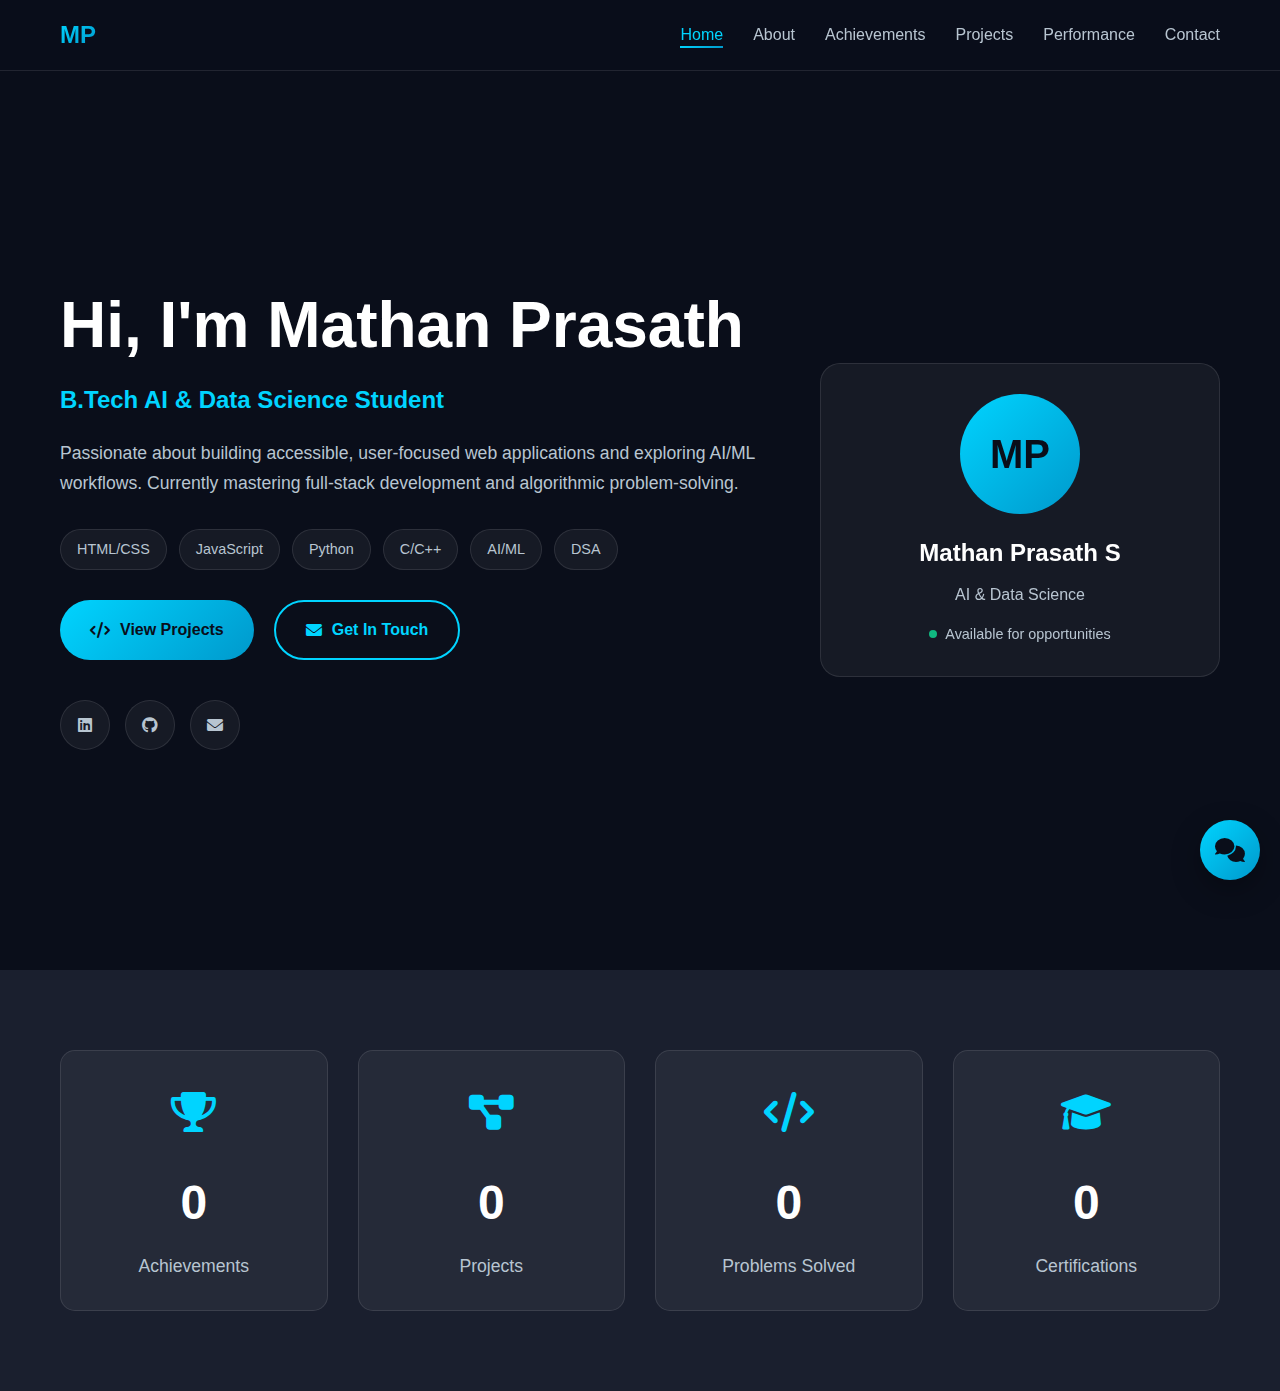
<file: index.html>
<!DOCTYPE html>
<html lang="en">
<head>
    <meta charset="UTF-8">
    <meta name="viewport" content="width=device-width, initial-scale=1.0">
    <title>Mathan Prasath - Portfolio</title>
    <link rel="stylesheet" href="styles.css">
    <link href="https://cdnjs.cloudflare.com/ajax/libs/font-awesome/6.0.0/css/all.min.css" rel="stylesheet">
</head>
<body>
    <nav class="navbar">
        <div class="nav-container">
            <div class="nav-logo">
                <span class="logo-text">MP</span>
            </div>
            <ul class="nav-menu">
                <li><a href="index.html" class="nav-link active">Home</a></li>
                <li><a href="about.html" class="nav-link">About</a></li>
                <li><a href="achievements.html" class="nav-link">Achievements</a></li>
                <li><a href="projects.html" class="nav-link">Projects</a></li>
                <li><a href="performance.html" class="nav-link">Performance</a></li>
                <li><a href="contact.html" class="nav-link">Contact</a></li>
            </ul>
            <div class="hamburger">
                <span></span>
                <span></span>
                <span></span>
            </div>
        </div>
    </nav>

    <main class="home-main">
        <div class="hero-section">
            <div class="hero-content">
                <div class="hero-text">
                    <h1 class="hero-title">
                        Hi, I'm Mathan Prasath
                    </h1>
                    <p class="hero-subtitle">B.Tech AI & Data Science Student</p>
                    <p class="hero-description">
                        Passionate about building accessible, user-focused web applications 
                        and exploring AI/ML workflows. Currently mastering full-stack development 
                        and algorithmic problem-solving.
                    </p>
                    
                    <div class="hero-skills">
                        <span class="skill-tag">HTML/CSS</span>
                        <span class="skill-tag">JavaScript</span>
                        <span class="skill-tag">Python</span>
                        <span class="skill-tag">C/C++</span>
                        <span class="skill-tag">AI/ML</span>
                        <span class="skill-tag">DSA</span>
                    </div>

                    <div class="hero-buttons">
                        <a href="projects.html" class="btn btn-primary">
                            <i class="fas fa-code"></i> View Projects
                        </a>
                        <a href="contact.html" class="btn btn-secondary">
                            <i class="fas fa-envelope"></i> Get In Touch
                        </a>
                    </div>

                    <div class="social-links">
                        <a href="https://www.linkedin.com/in/mathan-prasath-mp-1866a0333" target="_blank" class="social-link">
                            <i class="fab fa-linkedin"></i>
                        </a>
                        <a href="#" class="social-link">
                            <i class="fab fa-github"></i>
                        </a>
                        <a href="mailto:mathanprasath.s2024aids@sece.ac.in" class="social-link">
                            <i class="fas fa-envelope"></i>
                        </a>
                    </div>
                </div>

                <div class="hero-visual">
                    <div class="profile-card">
                        <div class="profile-image">
                            <div class="profile-placeholder">MP</div>
                        </div>
                        <div class="profile-info">
                            <h3>Mathan Prasath S</h3>
                            <p>AI & Data Science</p>
                            <div class="status-indicator">
                                <span class="status-dot"></span>
                                Available for opportunities
                            </div>
                        </div>
                    </div>
                </div>
            </div>
        </div>

        <section class="quick-stats">
            <div class="container">
                <div class="stats-grid">
                    <div class="stat-card">
                        <div class="stat-icon">
                            <i class="fas fa-trophy"></i>
                        </div>
                        <div class="stat-number" data-count="2">0</div>
                        <div class="stat-label">Achievements</div>
                    </div>
                    <div class="stat-card">
                        <div class="stat-icon">
                            <i class="fas fa-project-diagram"></i>
                        </div>
                        <div class="stat-number" data-count="5">0</div>
                        <div class="stat-label">Projects</div>
                    </div>
                    <div class="stat-card">
                        <div class="stat-icon">
                            <i class="fas fa-code"></i>
                        </div>
                        <div class="stat-number" data-count="250">0</div>
                        <div class="stat-label">Problems Solved</div>
                    </div>
                    <div class="stat-card">
                        <div class="stat-icon">
                            <i class="fas fa-graduation-cap"></i>
                        </div>
                        <div class="stat-number" data-count="3">0</div>
                        <div class="stat-label">Certifications</div>
                    </div>
                </div>
            </div>
        </section>
    </main>

    <!-- Chatbot Integration -->
    <div id="chatbot-container">
        <div id="chatbot-toggle">
            <i class="fas fa-comments"></i>
        </div>
        <div id="chatbot-widget" style="display: none;">
            <div id="chatbot-header">
                <span>Chat with Mathan</span>
                <button id="chatbot-close"><i class="fas fa-times"></i></button>
            </div>
            <div id="chatbot-content">
                <div class="chat-messages" id="chat-messages"></div>
                <div class="chat-input-container">
                    <input type="text" id="chat-input" placeholder="Type your message..." />
                    <button id="send-btn"><i class="fas fa-paper-plane"></i></button>
                </div>
            </div>
        </div>
    </div>

    <script>
        document.addEventListener('DOMContentLoaded', function() {
            const chatbotToggle = document.getElementById('chatbot-toggle');
            const chatbotWidget = document.getElementById('chatbot-widget');
            const chatbotClose = document.getElementById('chatbot-close');
            const chatInput = document.getElementById('chat-input');
            const sendBtn = document.getElementById('send-btn');
            const chatMessages = document.getElementById('chat-messages');
            
            chatbotToggle.addEventListener('click', () => {
                chatbotWidget.style.display = chatbotWidget.style.display === 'none' ? 'block' : 'none';
                if (chatbotWidget.style.display === 'block' && chatMessages.children.length === 0) {
                    addMessage('Hi! Ask me about Mathan\'s projects, skills, or experience!', 'bot');
                }
            });
            
            chatbotClose.addEventListener('click', () => {
                chatbotWidget.style.display = 'none';
            });
            
            function addMessage(text, sender) {
                const message = document.createElement('div');
                message.className = `message ${sender}-message`;
                message.textContent = text;
                chatMessages.appendChild(message);
                chatMessages.scrollTop = chatMessages.scrollHeight;
            }
            
            function sendMessage() {
                const text = chatInput.value.trim();
                if (!text) return;
                
                addMessage(text, 'user');
                chatInput.value = '';
                
                setTimeout(() => {
                    const responses = {
                        'hello': 'Hello! How can I help you learn more about Mathan?',
                        'projects': 'Mathan has worked on LINKLIFE (healthcare platform), voice-enabled blogging, and interactive web applications.',
                        'skills': 'Mathan is skilled in JavaScript, HTML/CSS, Python, C/C++, and AI/ML concepts. He\'s solved 250+ coding problems!',
                        'contact': 'You can reach Mathan at mathanprasath.s2024aids@sece.ac.in or connect on LinkedIn!',
                        'achievements': 'Mathan won Createathon 2K25 and was a top 5 finalist in Freshathon out of 100+ teams!'
                    };
                    
                    const lowerText = text.toLowerCase();
                    let response = 'I can help you learn about Mathan\'s projects, skills, achievements, or contact info. What would you like to know?';
                    
                    for (const [key, value] of Object.entries(responses)) {
                        if (lowerText.includes(key)) {
                            response = value;
                            break;
                        }
                    }
                    
                    addMessage(response, 'bot');
                }, 1000);
            }
            
            sendBtn.addEventListener('click', sendMessage);
            chatInput.addEventListener('keypress', (e) => {
                if (e.key === 'Enter') sendMessage();
            });
        });
    </script>
</body>
</html>
</file>
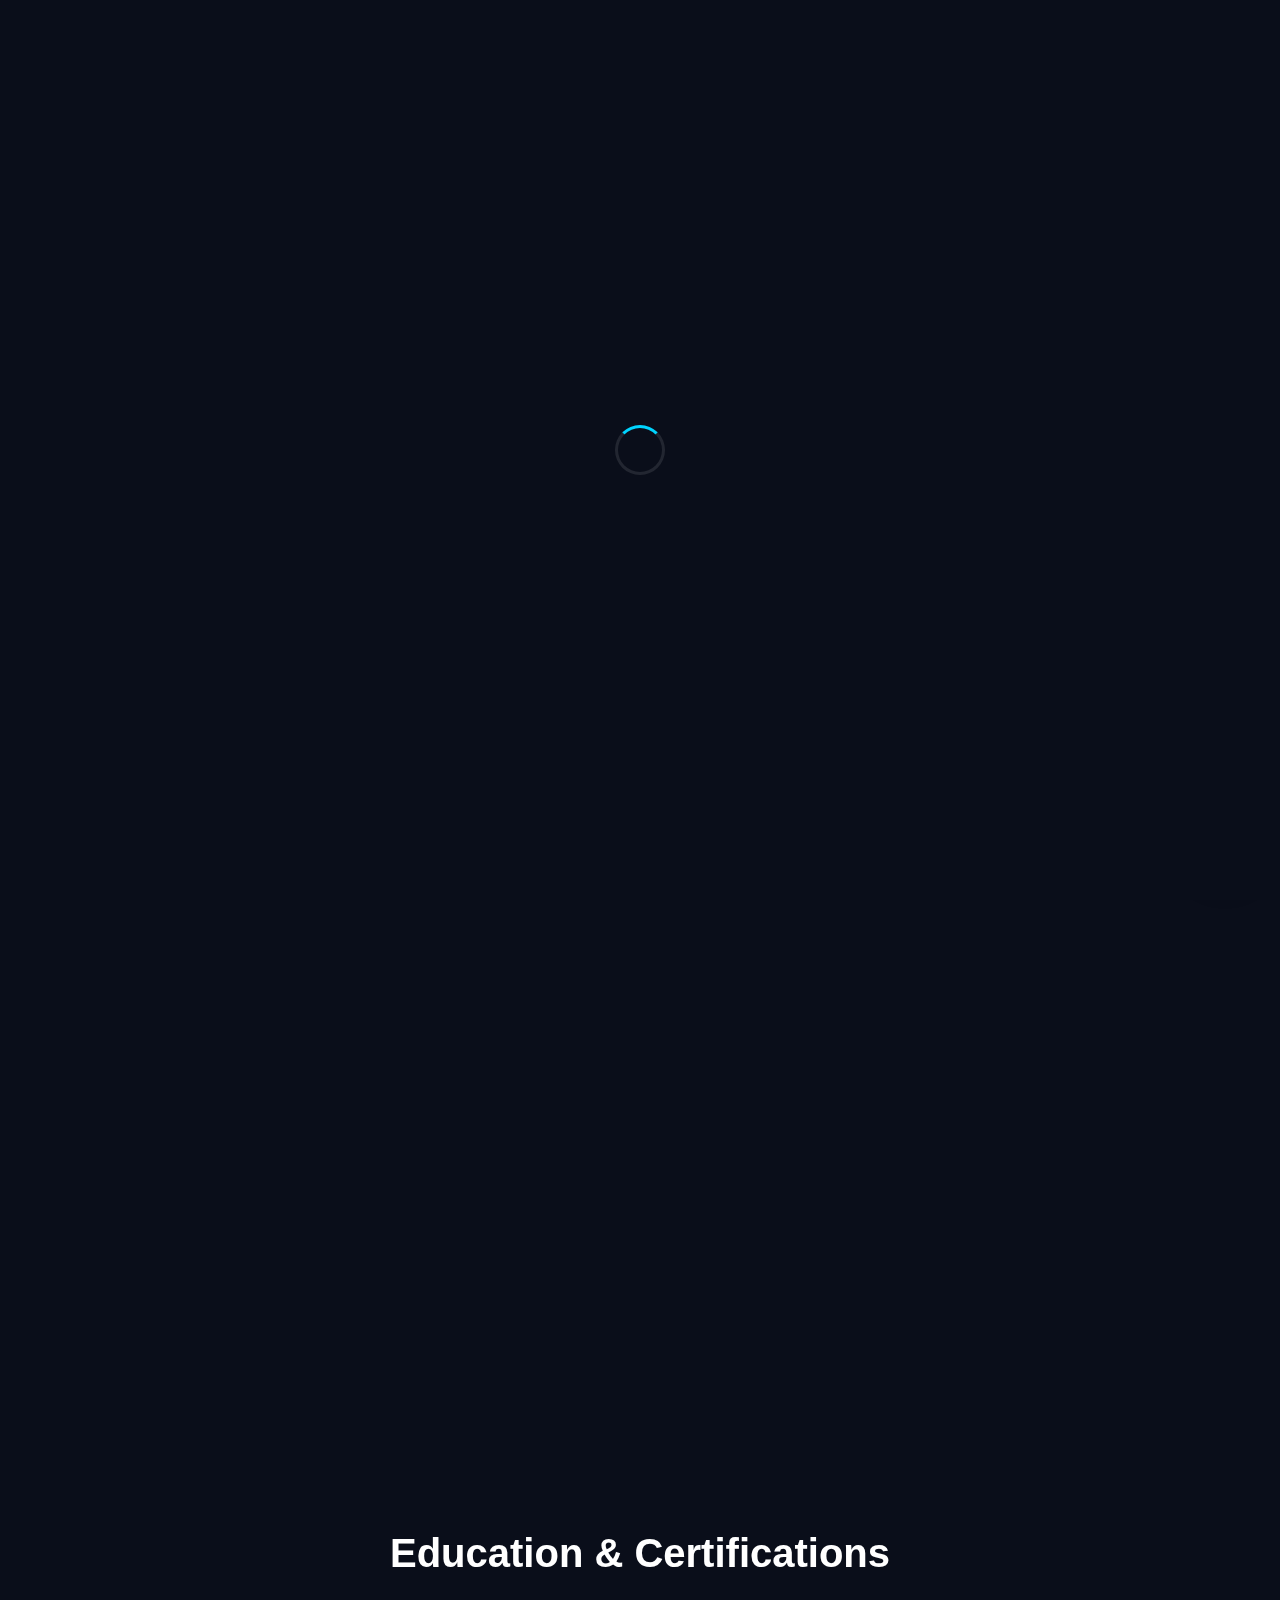
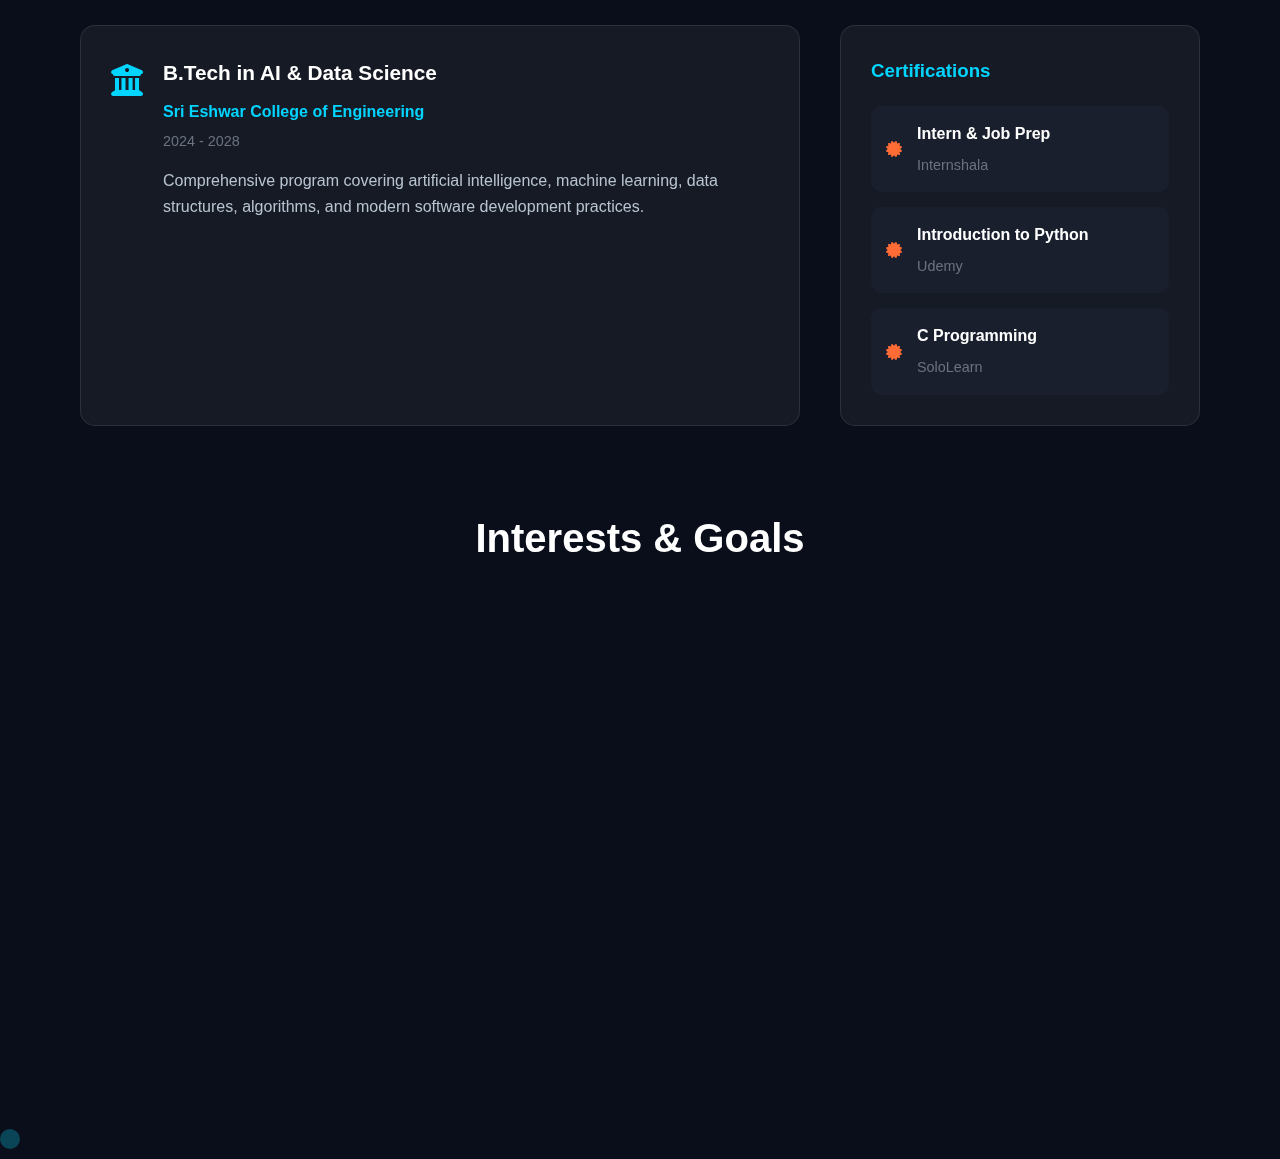
<file: about.html>
<!DOCTYPE html>
<html lang="en">
<head>
    <meta charset="UTF-8">
    <meta name="viewport" content="width=device-width, initial-scale=1.0">
    <title>About - Mathan Prasath</title>
    <link rel="stylesheet" href="styles.css">
    <link href="https://cdnjs.cloudflare.com/ajax/libs/font-awesome/6.0.0/css/all.min.css" rel="stylesheet">
</head>
<body>
    <nav class="navbar">
        <div class="nav-container">
            <div class="nav-logo">
                <span class="logo-text">MP</span>
            </div>
            <ul class="nav-menu">
                <li><a href="index.html" class="nav-link">Home</a></li>
                <li><a href="about.html" class="nav-link active">About</a></li>
                <li><a href="achievements.html" class="nav-link">Achievements</a></li>
                <li><a href="projects.html" class="nav-link">Projects</a></li>
                <li><a href="performance.html" class="nav-link">Performance</a></li>
                <li><a href="contact.html" class="nav-link">Contact</a></li>
            </ul>
            <div class="hamburger">
                <span></span>
                <span></span>
                <span></span>
            </div>
        </div>
    </nav>

    <main class="about-main">
        <div class="container">
            <div class="page-header">
                <h1 class="page-title">About Me</h1>
                <p class="page-subtitle">Get to know more about my journey and skills</p>
            </div>

            <div class="about-content">
                <div class="about-intro">
                    <div class="intro-text">
                        <h2>Hello! I'm Mathan Prasath</h2>
                        <p>
                            I am currently pursuing B.Tech in Artificial Intelligence & Data Science (2024–2028) 
                            at Sri Eshwar College of Engineering. My passion lies in creating innovative web 
                            applications that prioritize usability and accessibility.
                        </p>
                        <p>
                            I enjoy building responsive interfaces with voice-enabled features and am constantly 
                            improving my programming skills through platforms like SkillRack and LeetCode. 
                            My goal is to bridge the gap between AI technology and user-friendly applications.
                        </p>
                    </div>
                    <div class="intro-image">
                        <div class="about-profile">
                            <div class="profile-bg">MP</div>
                        </div>
                    </div>
                </div>

                <div class="skills-section">
                    <h2>Technical Skills</h2>
                    <div class="skills-grid">
                        <div class="skill-category">
                            <h3><i class="fas fa-code"></i> Programming Languages</h3>
                            <div class="skill-items">
                                <div class="skill-item">
                                    <span class="skill-name">C/C++</span>
                                    <div class="skill-bar">
                                        <div class="skill-progress" data-width="85%"></div>
                                    </div>
                                </div>
                                <div class="skill-item">
                                    <span class="skill-name">JavaScript</span>
                                    <div class="skill-bar">
                                        <div class="skill-progress" data-width="80%"></div>
                                    </div>
                                </div>
                                <div class="skill-item">
                                    <span class="skill-name">Python</span>
                                    <div class="skill-bar">
                                        <div class="skill-progress" data-width="70%"></div>
                                    </div>
                                </div>
                            </div>
                        </div>

                        <div class="skill-category">
                            <h3><i class="fas fa-globe"></i> Web Technologies</h3>
                            <div class="skill-items">
                                <div class="skill-item">
                                    <span class="skill-name">HTML/CSS</span>
                                    <div class="skill-bar">
                                        <div class="skill-progress" data-width="90%"></div>
                                    </div>
                                </div>
                                <div class="skill-item">
                                    <span class="skill-name">Responsive Design</span>
                                    <div class="skill-bar">
                                        <div class="skill-progress" data-width="85%"></div>
                                    </div>
                                </div>
                                <div class="skill-item">
                                    <span class="skill-name">Voice Integration</span>
                                    <div class="skill-bar">
                                        <div class="skill-progress" data-width="75%"></div>
                                    </div>
                                </div>
                            </div>
                        </div>

                        <div class="skill-category">
                            <h3><i class="fas fa-tools"></i> Tools & Technologies</h3>
                            <div class="tool-tags">
                                <span class="tool-tag">VS Code</span>
                                <span class="tool-tag">Git/GitHub</span>
                                <span class="tool-tag">Jupyter Notebook</span>
                                <span class="tool-tag">Canva</span>
                                <span class="tool-tag">Blender</span>
                                <span class="tool-tag">Excel</span>
                                <span class="tool-tag">PowerPoint</span>
                            </div>
                        </div>
                    </div>
                </div>

                <div class="education-section">
                    <h2>Education & Certifications</h2>
                    <div class="education-grid">
                        <div class="education-card">
                            <div class="edu-icon">
                                <i class="fas fa-university"></i>
                            </div>
                            <div class="edu-content">
                                <h3>B.Tech in AI & Data Science</h3>
                                <p class="edu-institution">Sri Eshwar College of Engineering</p>
                                <p class="edu-duration">2024 - 2028</p>
                                <p class="edu-description">
                                    Comprehensive program covering artificial intelligence, machine learning, 
                                    data structures, algorithms, and modern software development practices.
                                </p>
                            </div>
                        </div>

                        <div class="certifications">
                            <h3>Certifications</h3>
                            <div class="cert-list">
                                <div class="cert-item">
                                    <i class="fas fa-certificate"></i>
                                    <div>
                                        <strong>Intern & Job Prep</strong>
                                        <span>Internshala</span>
                                    </div>
                                </div>
                                <div class="cert-item">
                                    <i class="fas fa-certificate"></i>
                                    <div>
                                        <strong>Introduction to Python</strong>
                                        <span>Udemy</span>
                                    </div>
                                </div>
                                <div class="cert-item">
                                    <i class="fas fa-certificate"></i>
                                    <div>
                                        <strong>C Programming</strong>
                                        <span>SoloLearn</span>
                                    </div>
                                </div>
                            </div>
                        </div>
                    </div>
                </div>

                <div class="interests-section">
                    <h2>Interests & Goals</h2>
                    <div class="interests-grid">
                        <div class="interest-card">
                            <i class="fas fa-brain"></i>
                            <h3>AI & Machine Learning</h3>
                            <p>Exploring neural networks, deep learning, and their practical applications in web development.</p>
                        </div>
                        <div class="interest-card">
                            <i class="fas fa-universal-access"></i>
                            <h3>Web Accessibility</h3>
                            <p>Creating inclusive web experiences with voice navigation and assistive technologies.</p>
                        </div>
                        <div class="interest-card">
                            <i class="fas fa-mobile-alt"></i>
                            <h3>Responsive Design</h3>
                            <p>Building seamless user experiences across all devices and screen sizes.</p>
                        </div>
                        <div class="interest-card">
                            <i class="fas fa-puzzle-piece"></i>
                            <h3>Problem Solving</h3>
                            <p>Continuously improving algorithmic thinking through competitive programming platforms.</p>
                        </div>
                    </div>
                </div>
            </div>
        </div>
    </main>

    <script src="script.js"></script>
</body>
</html>
</file>
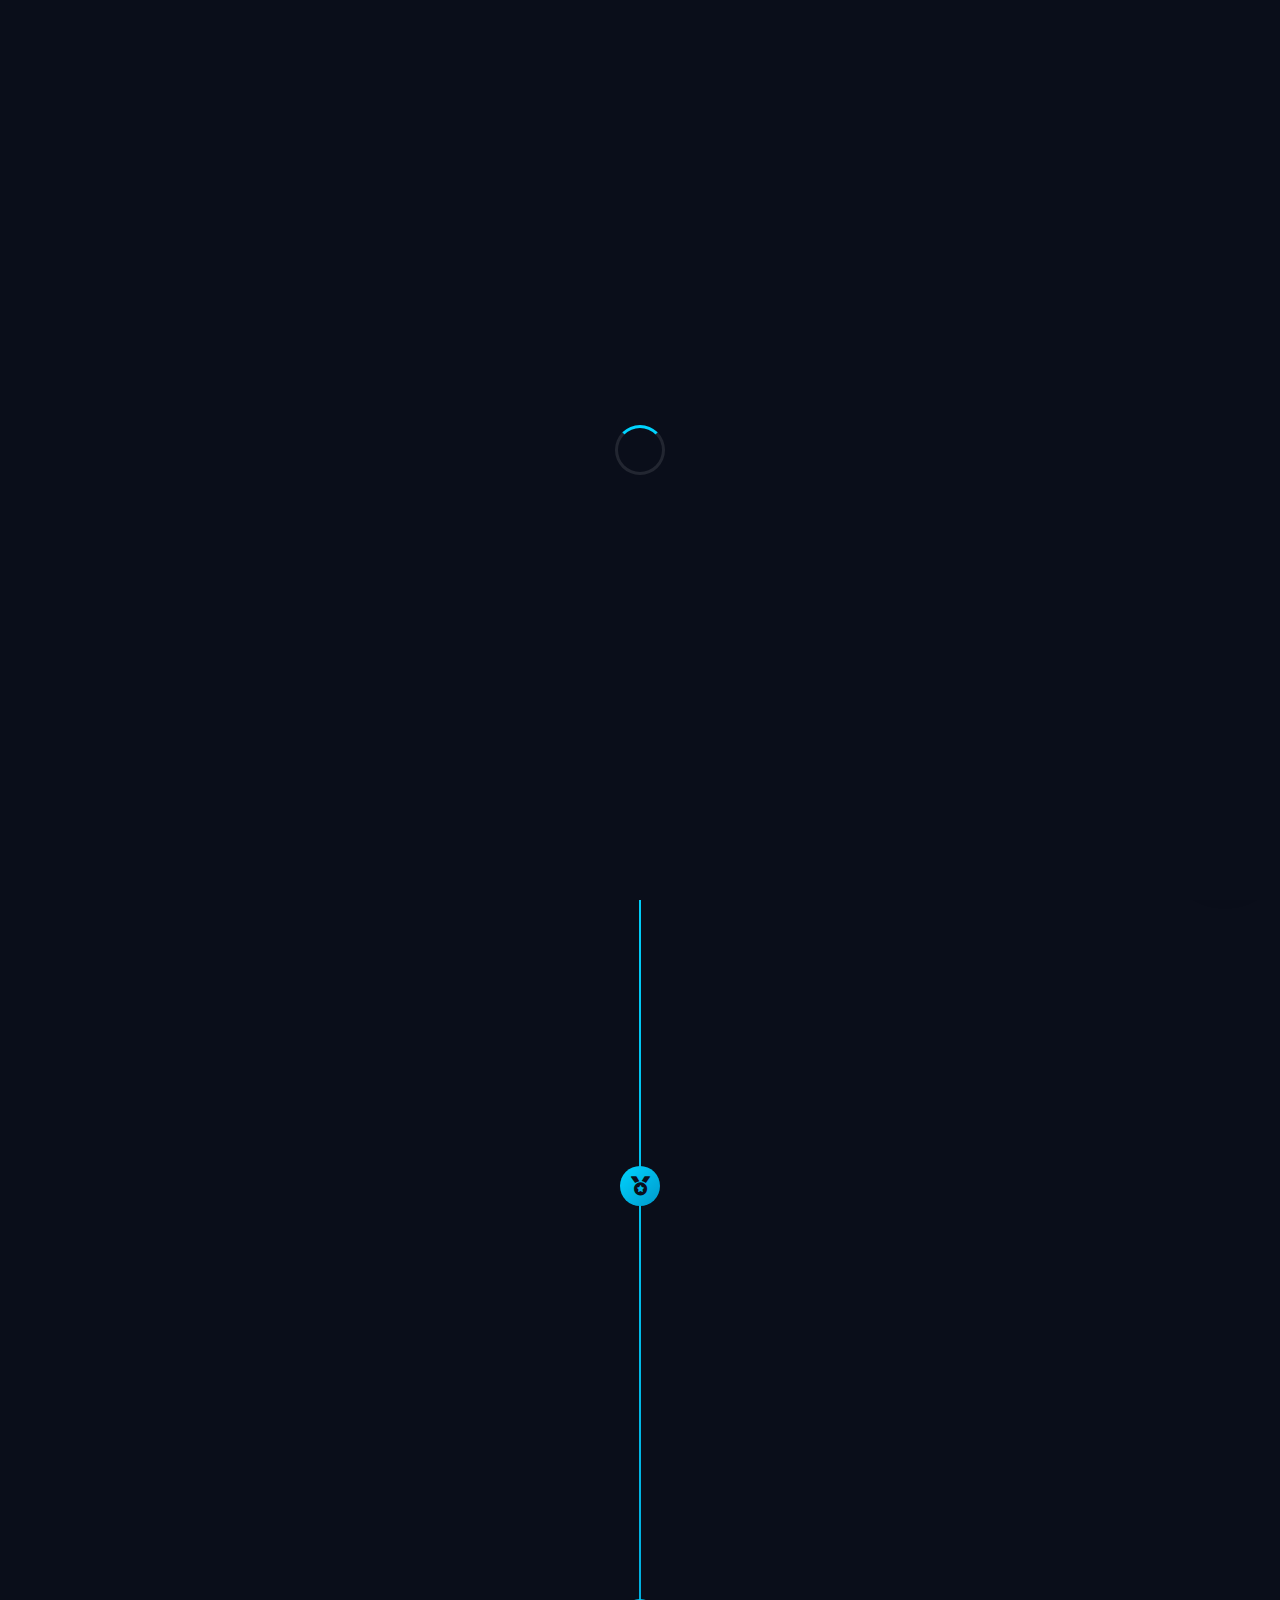
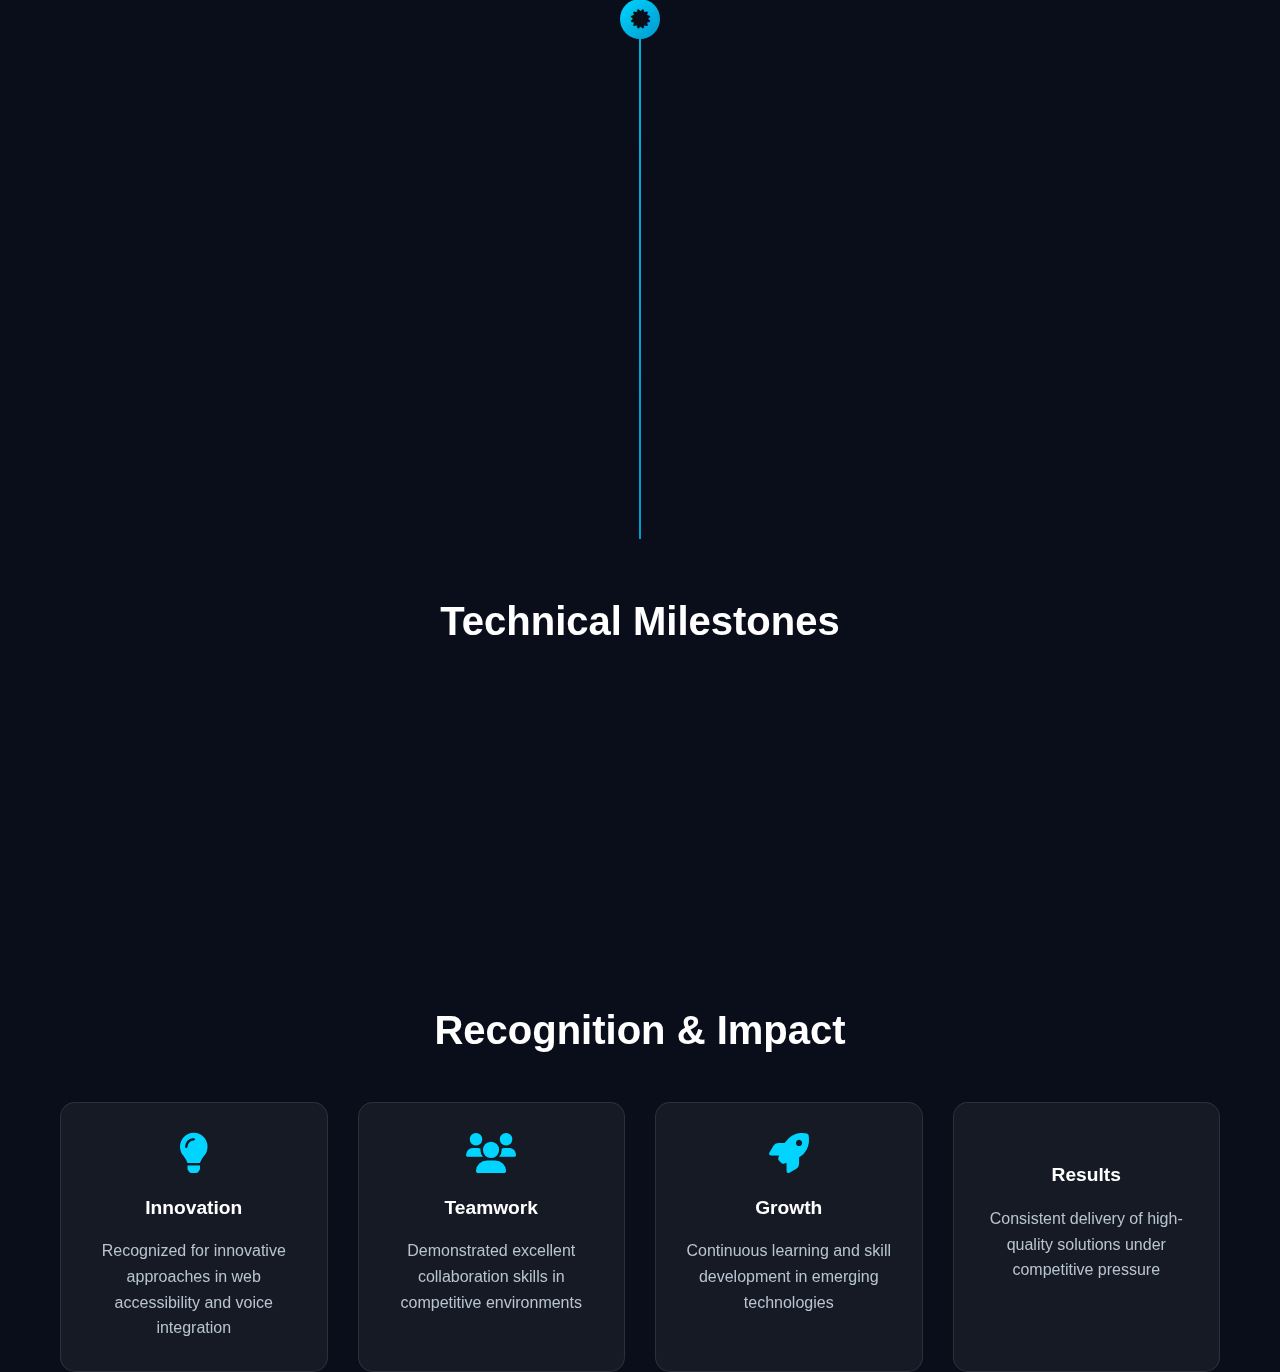
<file: achievements.html>
<!DOCTYPE html>
<html lang="en">
<head>
    <meta charset="UTF-8">
    <meta name="viewport" content="width=device-width, initial-scale=1.0">
    <title>Achievements - Mathan Prasath</title>
    <link rel="stylesheet" href="styles.css">
    <link href="https://cdnjs.cloudflare.com/ajax/libs/font-awesome/6.0.0/css/all.min.css" rel="stylesheet">
</head>
<body>
    <nav class="navbar">
        <div class="nav-container">
            <div class="nav-logo">
                <span class="logo-text">MP</span>
            </div>
            <ul class="nav-menu">
                <li><a href="index.html" class="nav-link">Home</a></li>
                <li><a href="about.html" class="nav-link">About</a></li>
                <li><a href="achievements.html" class="nav-link active">Achievements</a></li>
                <li><a href="projects.html" class="nav-link">Projects</a></li>
                <li><a href="performance.html" class="nav-link">Performance</a></li>
                <li><a href="contact.html" class="nav-link">Contact</a></li>
            </ul>
            <div class="hamburger">
                <span></span>
                <span></span>
                <span></span>
            </div>
        </div>
    </nav>

    <main class="achievements-main">
        <div class="container">
            <div class="page-header">
                <h1 class="page-title">Achievements</h1>
                <p class="page-subtitle">Milestones and recognitions in my journey</p>
            </div>

            <div class="achievements-content">
                <div class="achievement-stats">
                    <div class="stat-item">
                        <div class="stat-number">2</div>
                        <div class="stat-label">Competition Wins</div>
                    </div>
                    <div class="stat-item">
                        <div class="stat-number">3</div>
                        <div class="stat-label">Certifications</div>
                    </div>
                    <div class="stat-item">
                        <div class="stat-number">250+</div>
                        <div class="stat-label">Problems Solved</div>
                    </div>
                </div>

                <div class="achievements-timeline">
                    <h2>Timeline of Achievements</h2>
                    
                    <div class="timeline">
                        <div class="timeline-item featured">
                            <div class="timeline-marker">
                                <i class="fas fa-trophy"></i>
                            </div>
                            <div class="timeline-content">
                                <div class="achievement-card winner">
                                    <div class="achievement-header">
                                        <div class="achievement-badge">
                                            <i class="fas fa-crown"></i>
                                            <span>WINNER</span>
                                        </div>
                                        <div class="achievement-date">2025</div>
                                    </div>
                                    <h3>Createathon 2K25</h3>
                                    <p class="achievement-description">
                                        Won the Createathon 2K25 competition, showcasing innovative problem-solving 
                                        skills and technical expertise in a competitive environment with multiple teams.
                                    </p>
                                    <div class="achievement-details">
                                        <div class="detail-item">
                                            <i class="fas fa-users"></i>
                                            <span>Team Competition</span>
                                        </div>
                                        <div class="detail-item">
                                            <i class="fas fa-lightbulb"></i>
                                            <span>Innovation Focus</span>
                                        </div>
                                        <div class="detail-item">
                                            <i class="fas fa-code"></i>
                                            <span>Technical Challenge</span>
                                        </div>
                                    </div>
                                </div>
                            </div>
                        </div>

                        <div class="timeline-item">
                            <div class="timeline-marker">
                                <i class="fas fa-medal"></i>
                            </div>
                            <div class="timeline-content">
                                <div class="achievement-card finalist">
                                    <div class="achievement-header">
                                        <div class="achievement-badge finalist-badge">
                                            <i class="fas fa-star"></i>
                                            <span>FINALIST</span>
                                        </div>
                                        <div class="achievement-date">2024</div>
                                    </div>
                                    <h3>Freshathon - Top 5 Finalist</h3>
                                    <p class="achievement-description">
                                        Shortlisted as a finalist in Freshathon, ranking in the top 5 out of 100+ 
                                        participating teams. Demonstrated exceptional problem-solving and presentation skills.
                                    </p>
                                    <div class="achievement-details">
                                        <div class="detail-item">
                                            <i class="fas fa-chart-line"></i>
                                            <span>Top 5 of 100+</span>
                                        </div>
                                        <div class="detail-item">
                                            <i class="fas fa-presentation"></i>
                                            <span>Presentation Skills</span>
                                        </div>
                                        <div class="detail-item">
                                            <i class="fas fa-brain"></i>
                                            <span>Problem Solving</span>
                                        </div>
                                    </div>
                                </div>
                            </div>
                        </div>

                        <div class="timeline-item">
                            <div class="timeline-marker">
                                <i class="fas fa-certificate"></i>
                            </div>
                            <div class="timeline-content">
                                <div class="achievement-card certification">
                                    <div class="achievement-header">
                                        <div class="achievement-badge cert-badge">
                                            <i class="fas fa-graduation-cap"></i>
                                            <span>CERTIFIED</span>
                                        </div>
                                        <div class="achievement-date">2024</div>
                                    </div>
                                    <h3>Professional Certifications</h3>
                                    <p class="achievement-description">
                                        Completed multiple professional certifications to enhance technical skills 
                                        and industry knowledge.
                                    </p>
                                    <div class="certification-list">
                                        <div class="cert-item">
                                            <i class="fas fa-briefcase"></i>
                                            <div>
                                                <strong>Intern & Job Prep</strong>
                                                <span>Internshala</span>
                                            </div>
                                        </div>
                                        <div class="cert-item">
                                            <i class="fab fa-python"></i>
                                            <div>
                                                <strong>Introduction to Python</strong>
                                                <span>Udemy</span>
                                            </div>
                                        </div>
                                        <div class="cert-item">
                                            <i class="fas fa-code"></i>
                                            <div>
                                                <strong>C Programming</strong>
                                                <span>SoloLearn</span>
                                            </div>
                                        </div>
                                    </div>
                                </div>
                            </div>
                        </div>
                    </div>
                </div>

                <div class="skills-achievements">
                    <h2>Technical Milestones</h2>
                    <div class="milestones-grid">
                        <div class="milestone-card">
                            <div class="milestone-icon">
                                <i class="fas fa-code"></i>
                            </div>
                            <div class="milestone-content">
                                <h3>250+ Problems Solved</h3>
                                <p>Successfully solved over 250 programming problems on SkillRack platform</p>
                                <div class="milestone-progress">
                                    <div class="progress-bar">
                                        <div class="progress-fill" data-width="85%"></div>
                                    </div>
                                    <span>SkillRack Platform</span>
                                </div>
                            </div>
                        </div>

                        <div class="milestone-card">
                            <div class="milestone-icon">
                                <i class="fas fa-laptop-code"></i>
                            </div>
                            <div class="milestone-content">
                                <h3>LeetCode Progress</h3>
                                <p>Actively solving algorithmic challenges and improving problem-solving skills</p>
                                <div class="milestone-progress">
                                    <div class="progress-bar">
                                        <div class="progress-fill" data-width="25%"></div>
                                    </div>
                                    <span>10+ Problems Solved</span>
                                </div>
                            </div>
                        </div>

                        <div class="milestone-card">
                            <div class="milestone-icon">
                                <i class="fas fa-project-diagram"></i>
                            </div>
                            <div class="milestone-content">
                                <h3>Project Portfolio</h3>
                                <p>Built multiple web applications with focus on accessibility and user experience</p>
                                <div class="milestone-progress">
                                    <div class="progress-bar">
                                        <div class="progress-fill" data-width="70%"></div>
                                    </div>
                                    <span>5+ Completed Projects</span>
                                </div>
                            </div>
                        </div>
                    </div>
                </div>

                <div class="recognition-section">
                    <h2>Recognition & Impact</h2>
                    <div class="recognition-grid">
                        <div class="recognition-item">
                            <i class="fas fa-lightbulb"></i>
                            <h3>Innovation</h3>
                            <p>Recognized for innovative approaches in web accessibility and voice integration</p>
                        </div>
                        <div class="recognition-item">
                            <i class="fas fa-users"></i>
                            <h3>Teamwork</h3>
                            <p>Demonstrated excellent collaboration skills in competitive environments</p>
                        </div>
                        <div class="recognition-item">
                            <i class="fas fa-rocket"></i>
                            <h3>Growth</h3>
                            <p>Continuous learning and skill development in emerging technologies</p>
                        </div>
                        <div class="recognition-item">
                            <i class="fas fa-target"></i>
                            <h3>Results</h3>
                            <p>Consistent delivery of high-quality solutions under competitive pressure</p>
                        </div>
                    </div>
                </div>
            </div>
        </div>
    </main>

    <script src="script.js"></script>
</body>
</html>
</file>
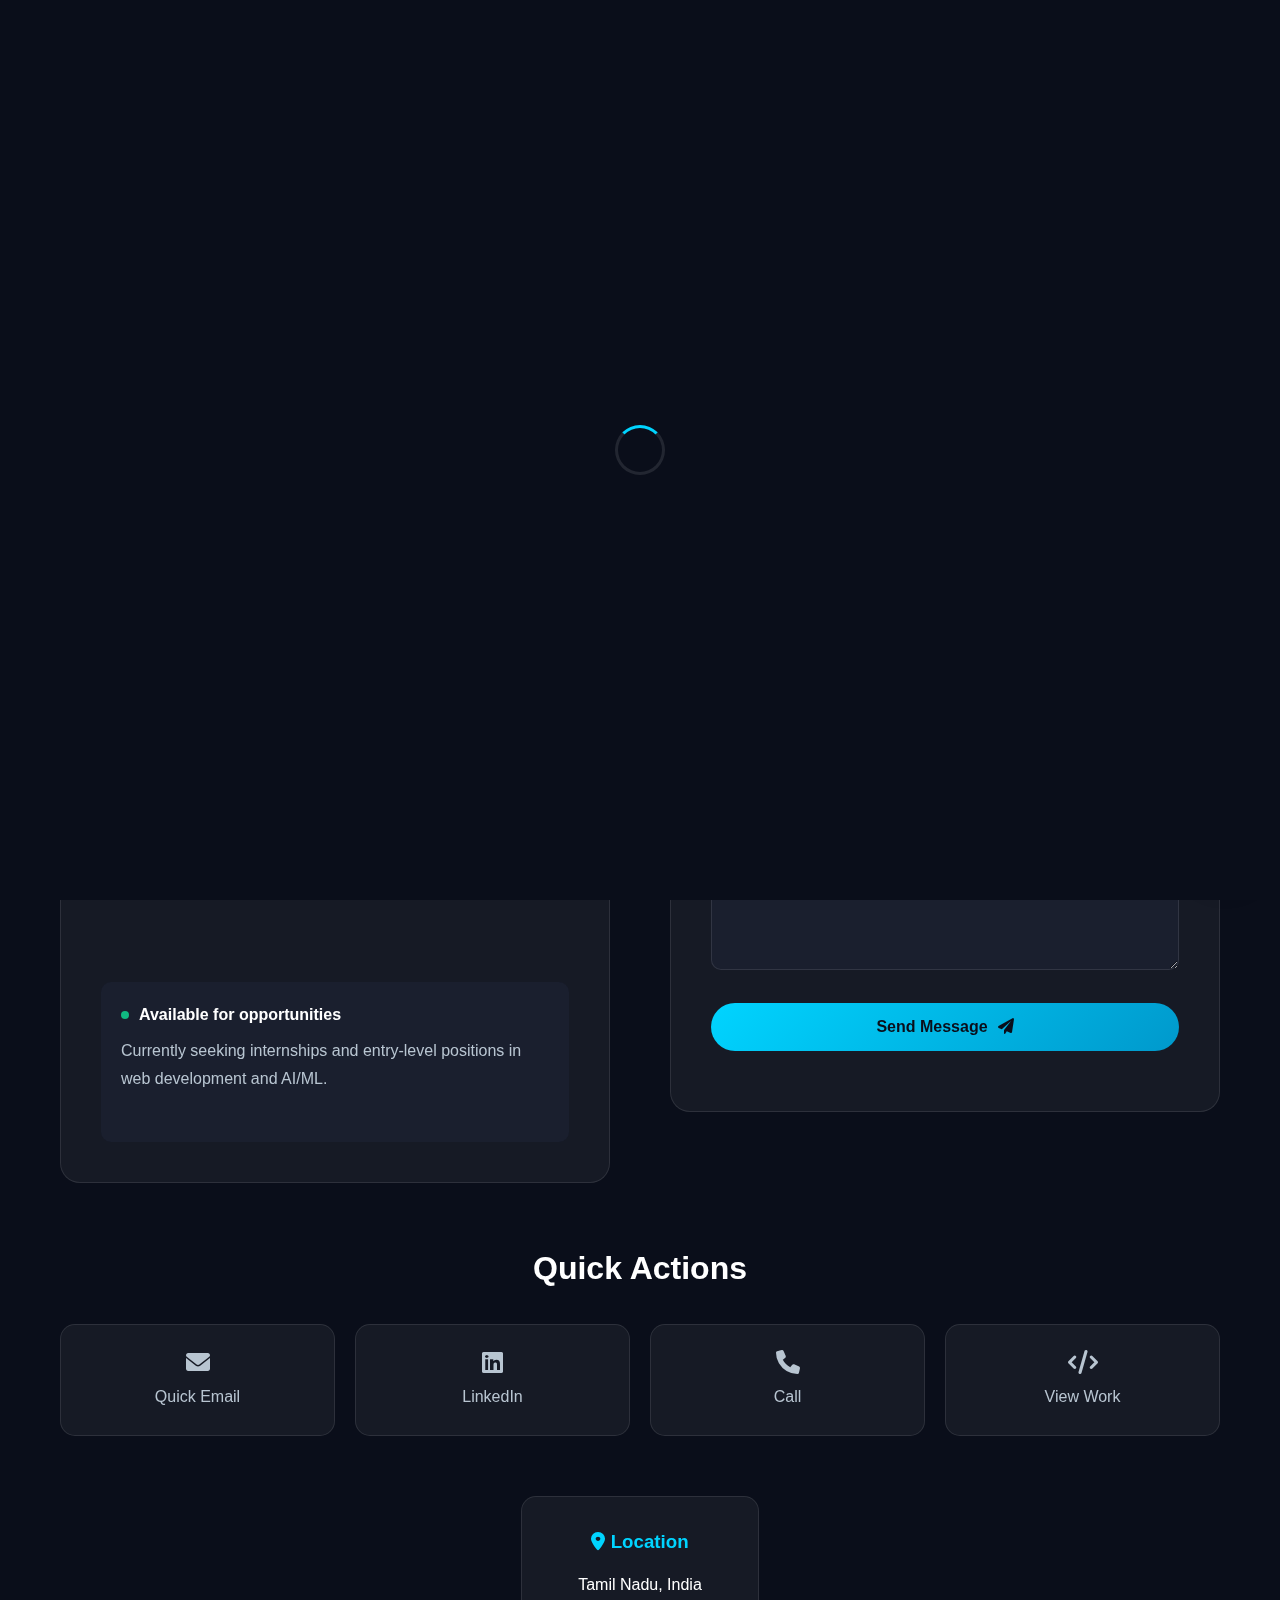
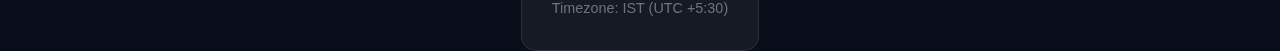
<file: contact.html>
<!DOCTYPE html>
<html lang="en">
<head>
    <meta charset="UTF-8">
    <meta name="viewport" content="width=device-width, initial-scale=1.0">
    <title>Contact - Mathan Prasath</title>
    <link rel="stylesheet" href="styles.css">
    <link href="https://cdnjs.cloudflare.com/ajax/libs/font-awesome/6.0.0/css/all.min.css" rel="stylesheet">
</head>
<body>
    <nav class="navbar">
        <div class="nav-container">
            <div class="nav-logo">
                <span class="logo-text">MP</span>
            </div>
            <ul class="nav-menu">
                <li><a href="index.html" class="nav-link">Home</a></li>
                <li><a href="about.html" class="nav-link">About</a></li>
                <li><a href="achievements.html" class="nav-link">Achievements</a></li>
                <li><a href="projects.html" class="nav-link">Projects</a></li>
                <li><a href="performance.html" class="nav-link">Performance</a></li>
                <li><a href="contact.html" class="nav-link active">Contact</a></li>
            </ul>
            <div class="hamburger">
                <span></span>
                <span></span>
                <span></span>
            </div>
        </div>
    </nav>

    <main class="contact-main">
        <div class="container">
            <div class="page-header">
                <h1 class="page-title">Get In Touch</h1>
                <p class="page-subtitle">Let's discuss opportunities and collaborations</p>
            </div>

            <div class="contact-content">
                <div class="contact-info">
                    <div class="contact-card">
                        <h2>Let's Connect!</h2>
                        <p>
                            I'm always open to discussing new opportunities, collaborations, 
                            or just having a chat about technology and innovation. Feel free 
                            to reach out through any of the channels below.
                        </p>

                        <div class="contact-methods">
                            <div class="contact-method">
                                <div class="method-icon">
                                    <i class="fas fa-envelope"></i>
                                </div>
                                <div class="method-info">
                                    <h3>Email</h3>
                                    <p>mathanprasath.s2024aids@sece.ac.in</p>
                                    <a href="mailto:mathanprasath.s2024aids@sece.ac.in" class="method-link">
                                        Send Email <i class="fas fa-external-link-alt"></i>
                                    </a>
                                </div>
                            </div>

                            <div class="contact-method">
                                <div class="method-icon">
                                    <i class="fas fa-phone"></i>
                                </div>
                                <div class="method-info">
                                    <h3>Phone</h3>
                                    <p>+91 99403 69096</p>
                                    <a href="tel:+919940369096" class="method-link">
                                        Call Now <i class="fas fa-external-link-alt"></i>
                                    </a>
                                </div>
                            </div>

                            <div class="contact-method">
                                <div class="method-icon">
                                    <i class="fab fa-linkedin"></i>
                                </div>
                                <div class="method-info">
                                    <h3>LinkedIn</h3>
                                    <p>Professional Network</p>
                                    <a href="https://www.linkedin.com/in/mathan-prasath-mp-1866a0333" target="_blank" class="method-link">
                                        Connect <i class="fas fa-external-link-alt"></i>
                                    </a>
                                </div>
                            </div>
                        </div>

                        <div class="availability">
                            <div class="availability-status">
                                <span class="status-dot active"></span>
                                <span>Available for opportunities</span>
                            </div>
                            <p>Currently seeking internships and entry-level positions in web development and AI/ML.</p>
                        </div>
                    </div>
                </div>

                <div class="contact-form-section">
                    <div class="form-card">
                        <h2>Send a Message</h2>
                        <form id="contactForm" class="contact-form">
                            <div class="form-group">
                                <label for="name">Full Name</label>
                                <input type="text" id="name" name="name" required>
                                <span class="form-icon"><i class="fas fa-user"></i></span>
                            </div>

                            <div class="form-group">
                                <label for="email">Email Address</label>
                                <input type="email" id="email" name="email" required>
                                <span class="form-icon"><i class="fas fa-envelope"></i></span>
                            </div>

                            <div class="form-group">
                                <label for="subject">Subject</label>
                                <select id="subject" name="subject" required>
                                    <option value="">Select a subject</option>
                                    <option value="internship">Internship Opportunity</option>
                                    <option value="collaboration">Collaboration</option>
                                    <option value="freelance">Freelance Project</option>
                                    <option value="general">General Inquiry</option>
                                    <option value="other">Other</option>
                                </select>
                                <span class="form-icon"><i class="fas fa-tag"></i></span>
                            </div>

                            <div class="form-group">
                                <label for="message">Message</label>
                                <textarea id="message" name="message" rows="6" required placeholder="Tell me about your project or opportunity..."></textarea>
                            </div>

                            <button type="submit" class="submit-btn">
                                <span class="btn-text">Send Message</span>
                                <span class="btn-icon"><i class="fas fa-paper-plane"></i></span>
                            </button>
                        </form>

                        <div id="form-message" class="form-message"></div>
                    </div>
                </div>
            </div>

            <div class="quick-contact">
                <h2>Quick Actions</h2>
                <div class="quick-actions">
                    <a href="mailto:mathanprasath.s2024aids@sece.ac.in?subject=Portfolio Inquiry" class="quick-action">
                        <i class="fas fa-envelope"></i>
                        <span>Quick Email</span>
                    </a>
                    <a href="https://www.linkedin.com/in/mathan-prasath-mp-1866a0333" target="_blank" class="quick-action">
                        <i class="fab fa-linkedin"></i>
                        <span>LinkedIn</span>
                    </a>
                    <a href="tel:+919940369096" class="quick-action">
                        <i class="fas fa-phone"></i>
                        <span>Call</span>
                    </a>
                    <a href="projects.html" class="quick-action">
                        <i class="fas fa-code"></i>
                        <span>View Work</span>
                    </a>
                </div>
            </div>

            <div class="location-info">
                <div class="location-card">
                    <h3><i class="fas fa-map-marker-alt"></i> Location</h3>
                    <p>Tamil Nadu, India</p>
                    <p class="timezone">Timezone: IST (UTC +5:30)</p>
                </div>
            </div>
        </div>
    </main>

    <script src="script.js"></script>
    <script>
        // Enhanced contact form handling
        document.getElementById('contactForm').addEventListener('submit', function(e) {
            e.preventDefault();
            
            const formData = new FormData(this);
            const name = formData.get('name');
            const email = formData.get('email');
            const subject = formData.get('subject');
            const message = formData.get('message');
            
            // Create mailto link with form data
            const mailtoSubject = encodeURIComponent(`Portfolio Contact: ${subject} - ${name}`);
            const mailtoBody = encodeURIComponent(
                `Name: ${name}\n` +
                `Email: ${email}\n` +
                `Subject: ${subject}\n\n` +
                `Message:\n${message}\n\n` +
                `---\nSent from portfolio contact form`
            );
            
            const mailtoLink = `mailto:mathanprasath.s2024aids@sece.ac.in?subject=${mailtoSubject}&body=${mailtoBody}`;
            
            // Show success message
            const messageDiv = document.getElementById('form-message');
            messageDiv.innerHTML = `
                <div class="success-message">
                    <i class="fas fa-check-circle"></i>
                    <p>Opening your email client... If it doesn't open automatically, 
                    <a href="${mailtoLink}">click here</a> or copy this email: 
                    mathanprasath.s2024aids@sece.ac.in</p>
                </div>
            `;
            
            // Open mailto link
            window.location.href = mailtoLink;
            
            // Reset form after a delay
            setTimeout(() => {
                this.reset();
                messageDiv.innerHTML = '';
            }, 5000);
        });
    </script>
</body>
</html>
</file>
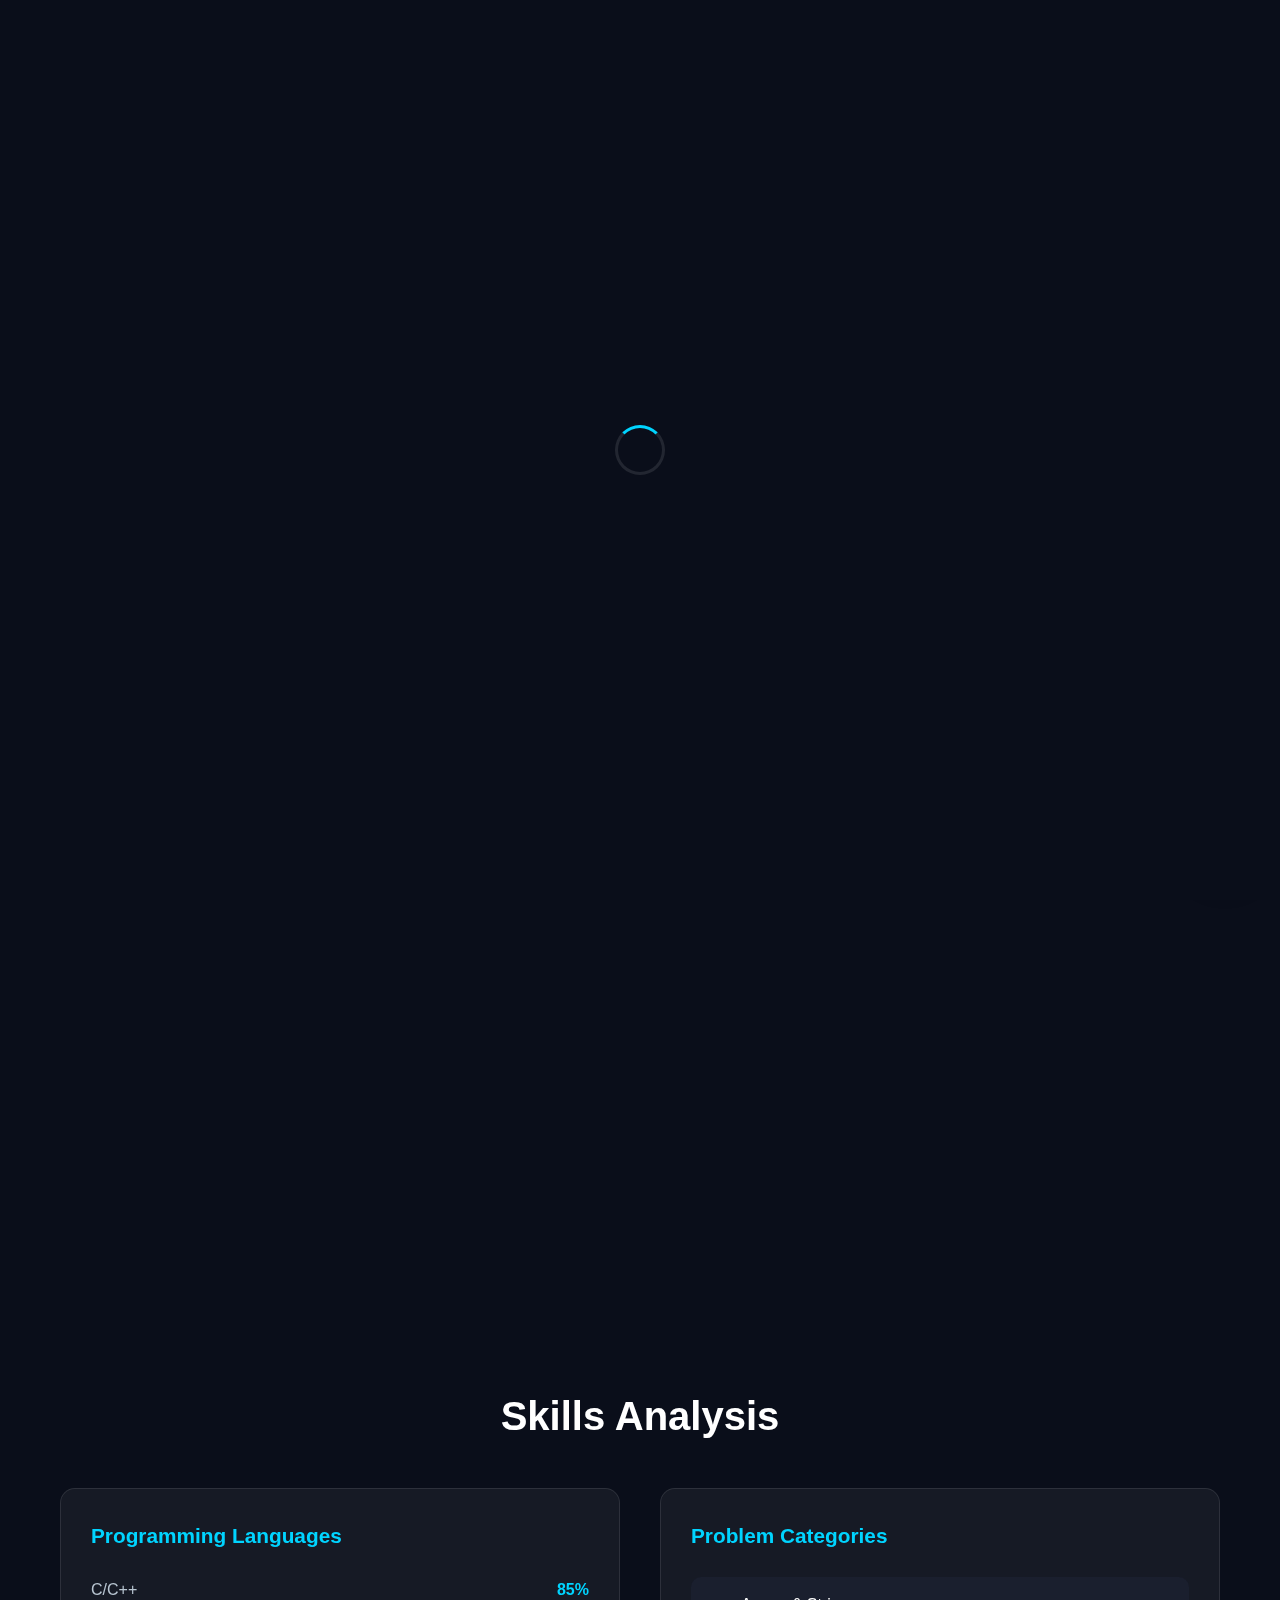
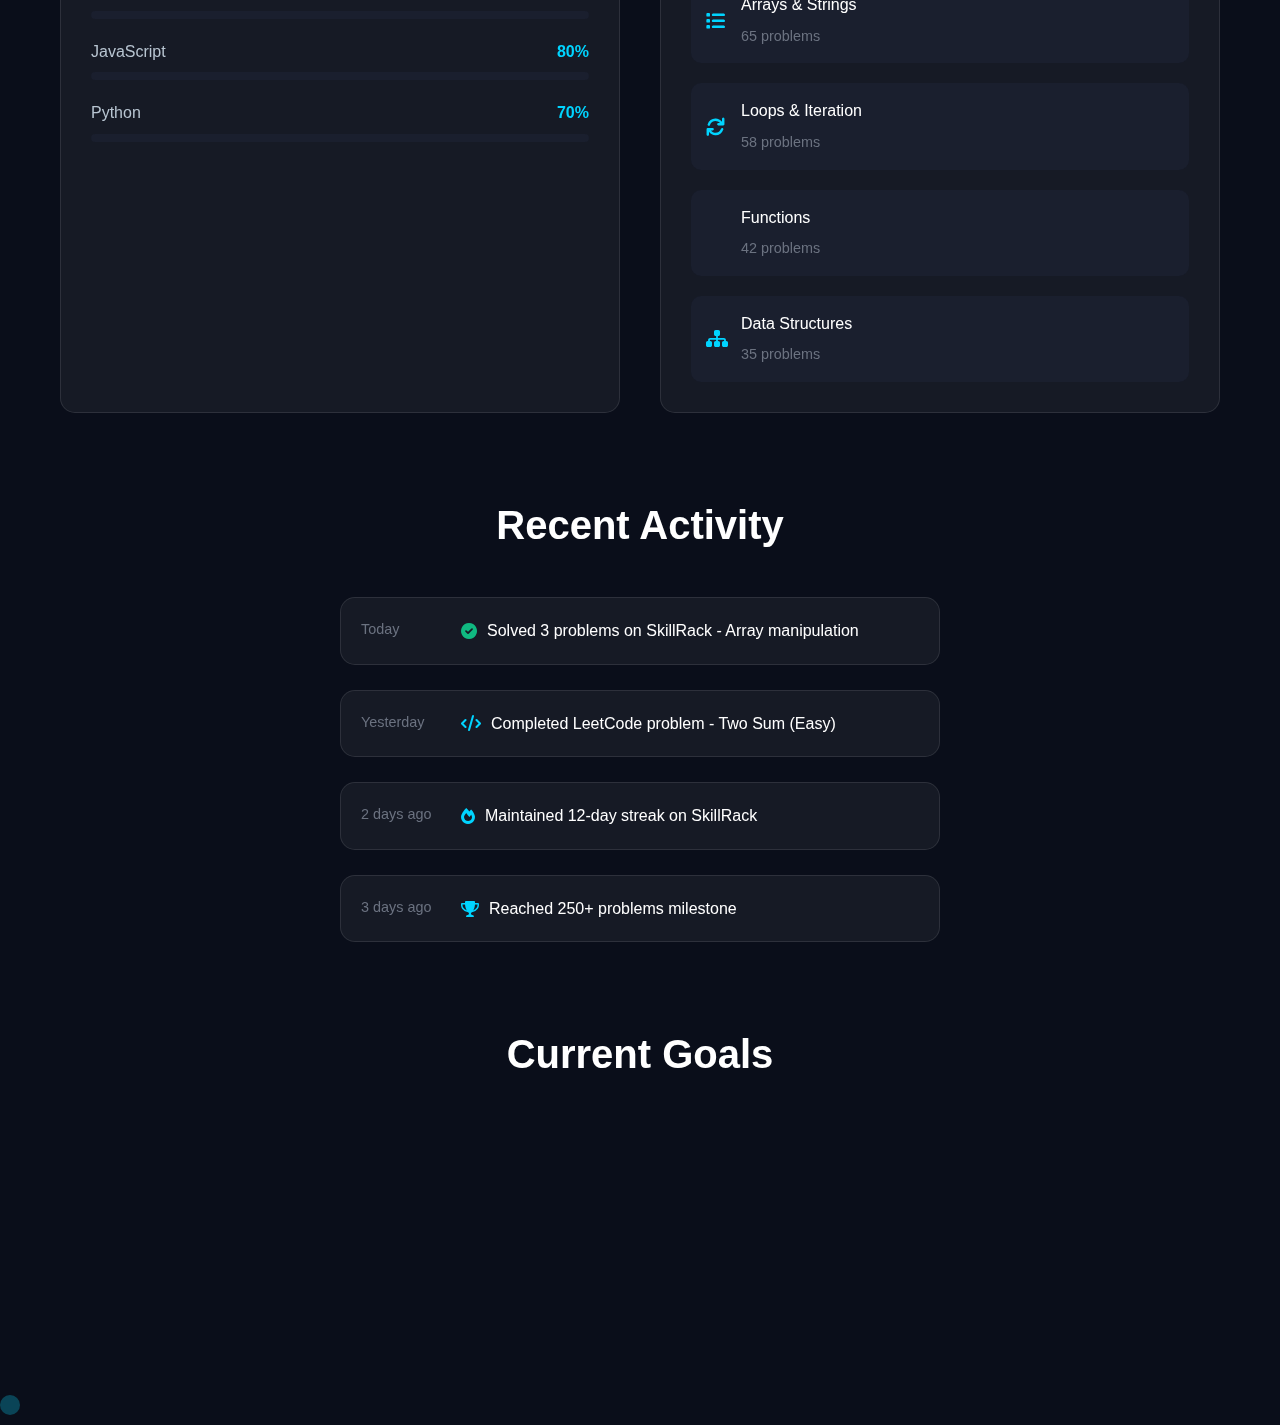
<file: performance.html>
<!DOCTYPE html>
<html lang="en">
<head>
    <meta charset="UTF-8">
    <meta name="viewport" content="width=device-width, initial-scale=1.0">
    <title>Performance - Mathan Prasath</title>
    <link rel="stylesheet" href="styles.css">
    <link href="https://cdnjs.cloudflare.com/ajax/libs/font-awesome/6.0.0/css/all.min.css" rel="stylesheet">
</head>
<body>
    <nav class="navbar">
        <div class="nav-container">
            <div class="nav-logo">
                <span class="logo-text">MP</span>
            </div>
            <ul class="nav-menu">
                <li><a href="index.html" class="nav-link">Home</a></li>
                <li><a href="about.html" class="nav-link">About</a></li>
                <li><a href="achievements.html" class="nav-link">Achievements</a></li>
                <li><a href="projects.html" class="nav-link">Projects</a></li>
                <li><a href="performance.html" class="nav-link active">Performance</a></li>
                <li><a href="contact.html" class="nav-link">Contact</a></li>
            </ul>
            <div class="hamburger">
                <span></span>
                <span></span>
                <span></span>
            </div>
        </div>
    </nav>

    <main class="performance-main">
        <div class="container">
            <div class="page-header">
                <h1 class="page-title">Coding Performance</h1>
                <p class="page-subtitle">Track my progress across various programming platforms</p>
            </div>

            <div class="performance-overview">
                <div class="overview-stats">
                    <div class="overview-card">
                        <div class="overview-icon">
                            <i class="fas fa-code"></i>
                        </div>
                        <div class="overview-content">
                            <div class="overview-number">260+</div>
                            <div class="overview-label">Total Problems Solved</div>
                        </div>
                    </div>
                    <div class="overview-card">
                        <div class="overview-icon">
                            <i class="fas fa-fire"></i>
                        </div>
                        <div class="overview-content">
                            <div class="overview-number">45</div>
                            <div class="overview-label">Day Streak (Best)</div>
                        </div>
                    </div>
                    <div class="overview-card">
                        <div class="overview-icon">
                            <i class="fas fa-trophy"></i>
                        </div>
                        <div class="overview-content">
                            <div class="overview-number">2</div>
                            <div class="overview-label">Platform Rankings</div>
                        </div>
                    </div>
                </div>
            </div>

            <div class="platforms-section">
                <h2>Coding Platforms</h2>
                <div class="platforms-grid">
                    <div class="platform-card featured">
                        <div class="platform-header">
                            <div class="platform-logo">
                                <i class="fas fa-laptop-code"></i>
                            </div>
                            <div class="platform-info">
                                <h3>SkillRack</h3>
                                <p class="platform-subtitle">Primary Practice Platform</p>
                            </div>
                            <div class="platform-badge">
                                <span>Active</span>
                            </div>
                        </div>
                        
                        <div class="platform-stats">
                            <div class="stat-row">
                                <span class="stat-label">Problems Solved</span>
                                <span class="stat-value">250+</span>
                            </div>
                            <div class="stat-row">
                                <span class="stat-label">Success Rate</span>
                                <span class="stat-value">85%</span>
                            </div>
                            <div class="stat-row">
                                <span class="stat-label">Current Streak</span>
                                <span class="stat-value">12 days</span>
                            </div>
                            <div class="stat-row">
                                <span class="stat-label">Rank</span>
                                <span class="stat-value">Top 15%</span>
                            </div>
                        </div>

                        <div class="platform-progress">
                            <h4>Problem Categories</h4>
                            <div class="progress-items">
                                <div class="progress-item">
                                    <span class="progress-label">Arrays & Strings</span>
                                    <div class="progress-bar">
                                        <div class="progress-fill" data-width="90%"></div>
                                    </div>
                                    <span class="progress-count">45/50</span>
                                </div>
                                <div class="progress-item">
                                    <span class="progress-label">Loops & Conditions</span>
                                    <div class="progress-bar">
                                        <div class="progress-fill" data-width="95%"></div>
                                    </div>
                                    <span class="progress-count">38/40</span>
                                </div>
                                <div class="progress-item">
                                    <span class="progress-label">Functions</span>
                                    <div class="progress-bar">
                                        <div class="progress-fill" data-width="80%"></div>
                                    </div>
                                    <span class="progress-count">24/30</span>
                                </div>
                                <div class="progress-item">
                                    <span class="progress-label">Data Structures</span>
                                    <div class="progress-bar">
                                        <div class="progress-fill" data-width="70%"></div>
                                    </div>
                                    <span class="progress-count">21/30</span>
                                </div>
                            </div>
                        </div>

                        <div class="platform-actions">
                            <a href="#" class="platform-link">
                                <i class="fas fa-external-link-alt"></i>
                                View Profile
                            </a>
                        </div>
                    </div>

                    <div class="platform-card">
                        <div class="platform-header">
                            <div class="platform-logo leetcode">
                                <i class="fas fa-code"></i>
                            </div>
                            <div class="platform-info">
                                <h3>LeetCode</h3>
                                <p class="platform-subtitle">Algorithm Practice</p>
                            </div>
                            <div class="platform-badge growing">
                                <span>Growing</span>
                            </div>
                        </div>
                        
                        <div class="platform-stats">
                            <div class="stat-row">
                                <span class="stat-label">Problems Solved</span>
                                <span class="stat-value">15+</span>
                            </div>
                            <div class="stat-row">
                                <span class="stat-label">Easy Problems</span>
                                <span class="stat-value">12</span>
                            </div>
                            <div class="stat-row">
                                <span class="stat-label">Medium Problems</span>
                                <span class="stat-value">3</span>
                            </div>
                            <div class="stat-row">
                                <span class="stat-label">Acceptance Rate</span>
                                <span class="stat-value">78%</span>
                            </div>
                        </div>

                        <div class="platform-progress">
                            <h4>Problem Difficulty</h4>
                            <div class="difficulty-chart">
                                <div class="difficulty-item">
                                    <span class="difficulty-label easy">Easy</span>
                                    <div class="difficulty-bar">
                                        <div class="difficulty-fill easy-fill" data-width="80%"></div>
                                    </div>
                                    <span class="difficulty-count">12</span>
                                </div>
                                <div class="difficulty-item">
                                    <span class="difficulty-label medium">Medium</span>
                                    <div class="difficulty-bar">
                                        <div class="difficulty-fill medium-fill" data-width="20%"></div>
                                    </div>
                                    <span class="difficulty-count">3</span>
                                </div>
                                <div class="difficulty-item">
                                    <span class="difficulty-label hard">Hard</span>
                                    <div class="difficulty-bar">
                                        <div class="difficulty-fill hard-fill" data-width="0%"></div>
                                    </div>
                                    <span class="difficulty-count">0</span>
                                </div>
                            </div>
                        </div>

                        <div class="platform-actions">
                            <a href="#" class="platform-link">
                                <i class="fas fa-external-link-alt"></i>
                                View Profile
                            </a>
                        </div>
                    </div>
                </div>
            </div>

            <div class="skills-analysis">
                <h2>Skills Analysis</h2>
                <div class="skills-grid">
                    <div class="skill-analysis-card">
                        <h3>Programming Languages</h3>
                        <div class="language-stats">
                            <div class="language-item">
                                <div class="language-info">
                                    <span class="language-name">C/C++</span>
                                    <span class="language-percentage">85%</span>
                                </div>
                                <div class="language-bar">
                                    <div class="language-progress cpp" data-width="85%"></div>
                                </div>
                            </div>
                            <div class="language-item">
                                <div class="language-info">
                                    <span class="language-name">JavaScript</span>
                                    <span class="language-percentage">80%</span>
                                </div>
                                <div class="language-bar">
                                    <div class="language-progress js" data-width="80%"></div>
                                </div>
                            </div>
                            <div class="language-item">
                                <div class="language-info">
                                    <span class="language-name">Python</span>
                                    <span class="language-percentage">70%</span>
                                </div>
                                <div class="language-bar">
                                    <div class="language-progress python" data-width="70%"></div>
                                </div>
                            </div>
                        </div>
                    </div>

                    <div class="skill-analysis-card">
                        <h3>Problem Categories</h3>
                        <div class="category-chart">
                            <div class="category-item">
                                <i class="fas fa-list"></i>
                                <div class="category-info">
                                    <span class="category-name">Arrays & Strings</span>
                                    <span class="category-count">65 problems</span>
                                </div>
                            </div>
                            <div class="category-item">
                                <i class="fas fa-sync"></i>
                                <div class="category-info">
                                    <span class="category-name">Loops & Iteration</span>
                                    <span class="category-count">58 problems</span>
                                </div>
                            </div>
                            <div class="category-item">
                                <i class="fas fa-function"></i>
                                <div class="category-info">
                                    <span class="category-name">Functions</span>
                                    <span class="category-count">42 problems</span>
                                </div>
                            </div>
                            <div class="category-item">
                                <i class="fas fa-sitemap"></i>
                                <div class="category-info">
                                    <span class="category-name">Data Structures</span>
                                    <span class="category-count">35 problems</span>
                                </div>
                            </div>
                        </div>
                    </div>
                </div>
            </div>

            <div class="activity-section">
                <h2>Recent Activity</h2>
                <div class="activity-timeline">
                    <div class="activity-item">
                        <div class="activity-date">Today</div>
                        <div class="activity-content">
                            <i class="fas fa-check-circle success"></i>
                            <span>Solved 3 problems on SkillRack - Array manipulation</span>
                        </div>
                    </div>
                    <div class="activity-item">
                        <div class="activity-date">Yesterday</div>
                        <div class="activity-content">
                            <i class="fas fa-code"></i>
                            <span>Completed LeetCode problem - Two Sum (Easy)</span>
                        </div>
                    </div>
                    <div class="activity-item">
                        <div class="activity-date">2 days ago</div>
                        <div class="activity-content">
                            <i class="fas fa-fire"></i>
                            <span>Maintained 12-day streak on SkillRack</span>
                        </div>
                    </div>
                    <div class="activity-item">
                        <div class="activity-date">3 days ago</div>
                        <div class="activity-content">
                            <i class="fas fa-trophy"></i>
                            <span>Reached 250+ problems milestone</span>
                        </div>
                    </div>
                </div>
            </div>

            <div class="goals-section">
                <h2>Current Goals</h2>
                <div class="goals-grid">
                    <div class="goal-card">
                        <div class="goal-icon">
                            <i class="fas fa-target"></i>
                        </div>
                        <h3>SkillRack Mastery</h3>
                        <p>Reach 300+ problems solved</p>
                        <div class="goal-progress">
                            <div class="goal-bar">
                                <div class="goal-fill" data-width="83%"></div>
                            </div>
                            <span>250/300</span>
                        </div>
                    </div>
                    <div class="goal-card">
                        <div class="goal-icon">
                            <i class="fas fa-chart-line"></i>
                        </div>
                        <h3>LeetCode Growth</h3>
                        <p>Solve 50+ problems this year</p>
                        <div class="goal-progress">
                            <div class="goal-bar">
                                <div class="goal-fill" data-width="30%"></div>
                            </div>
                            <span>15/50</span>
                        </div>
                    </div>
                    <div class="goal-card">
                        <div class="goal-icon">
                            <i class="fas fa-medal"></i>
                        </div>
                        <h3>Contest Participation</h3>
                        <p>Join monthly coding contests</p>
                        <div class="goal-progress">
                            <div class="goal-bar">
                                <div class="goal-fill" data-width="25%"></div>
                            </div>
                            <span>1/4 this month</span>
                        </div>
                    </div>
                </div>
            </div>
        </div>
    </main>

    <script src="script.js"></script>
</body>
</html>
</file>
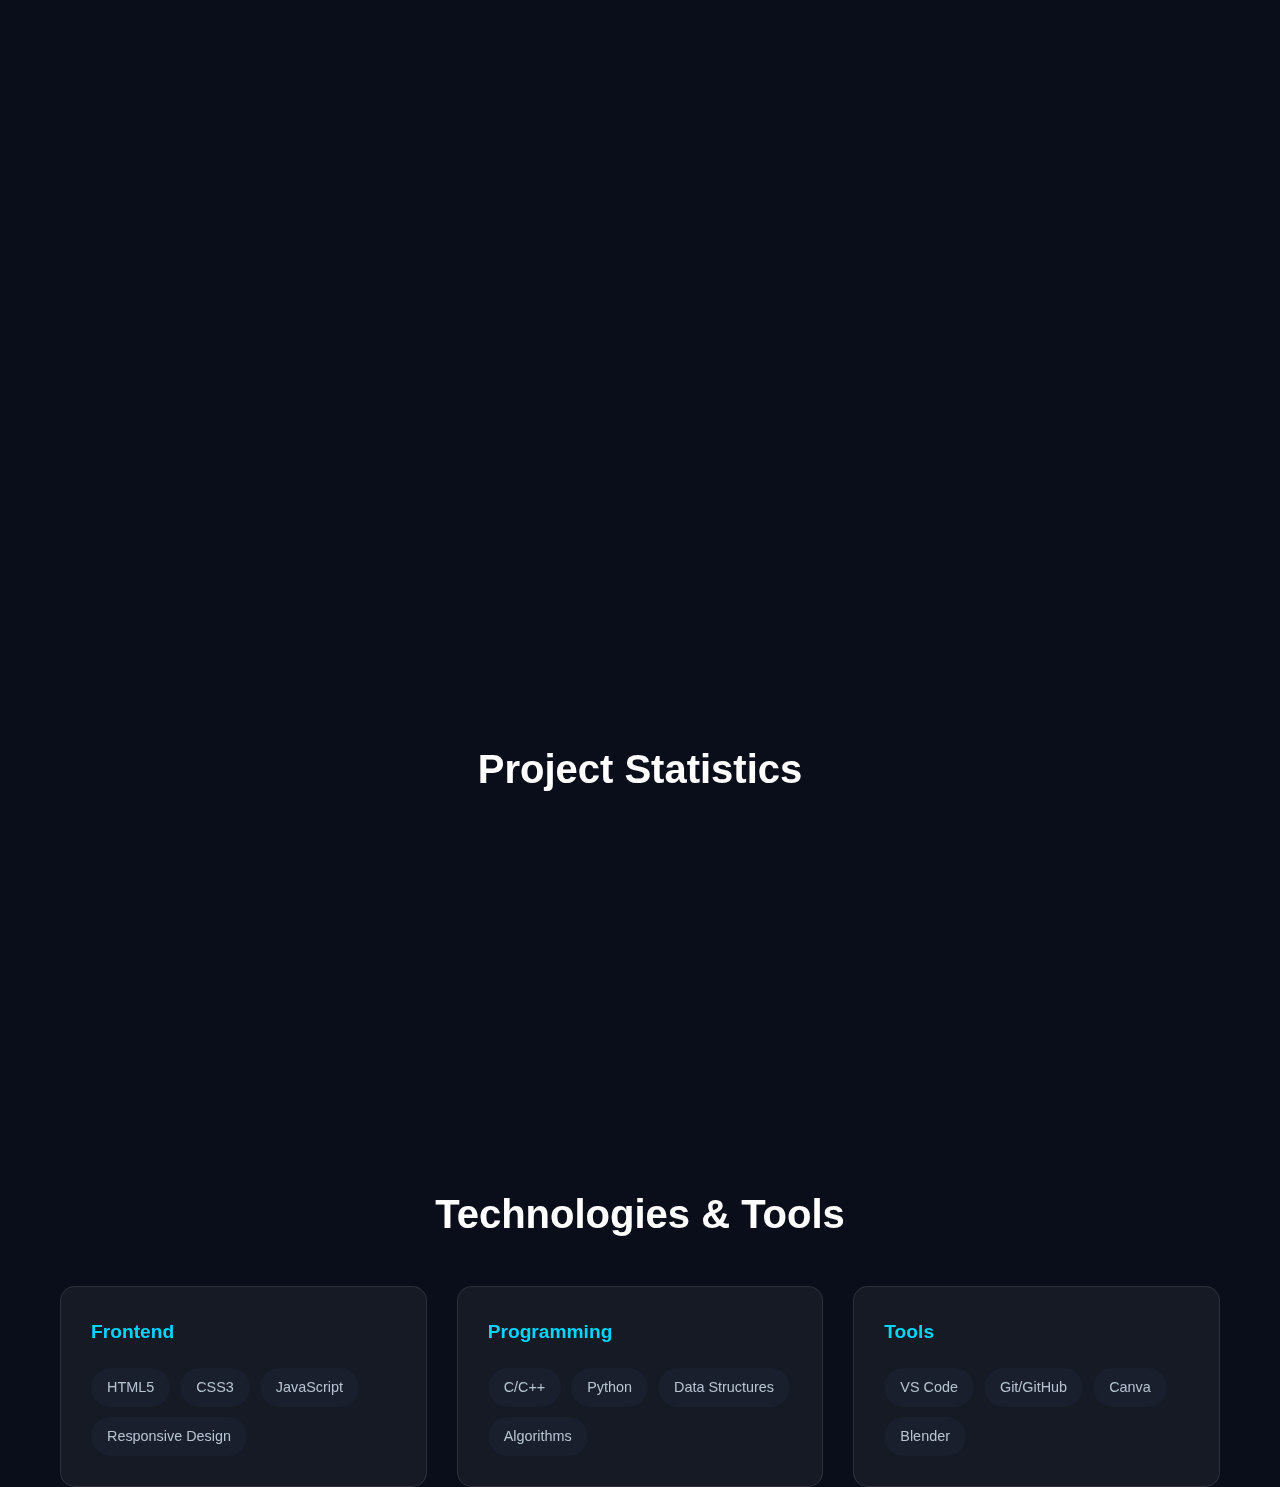
<file: projects.html>
<!DOCTYPE html>
<html lang="en">
<head>
    <meta charset="UTF-8">
    <meta name="viewport" content="width=device-width, initial-scale=1.0">
    <title>Projects - Mathan Prasath</title>
    <link rel="stylesheet" href="styles.css">
    <link href="https://cdnjs.cloudflare.com/ajax/libs/font-awesome/6.0.0/css/all.min.css" rel="stylesheet">
</head>
<body>
    <nav class="navbar">
        <div class="nav-container">
            <div class="nav-logo">
                <span class="logo-text">MP</span>
            </div>
            <ul class="nav-menu">
                <li><a href="index.html" class="nav-link">Home</a></li>
                <li><a href="about.html" class="nav-link">About</a></li>
                <li><a href="achievements.html" class="nav-link">Achievements</a></li>
                <li><a href="projects.html" class="nav-link active">Projects</a></li>
                <li><a href="performance.html" class="nav-link">Performance</a></li>
                <li><a href="contact.html" class="nav-link">Contact</a></li>
            </ul>
            <div class="hamburger">
                <span></span>
                <span></span>
                <span></span>
            </div>
        </div>
    </nav>

    <main class="projects-main">
        <div class="container">
            <div class="page-header">
                <h1 class="page-title">My Projects</h1>
                <p class="page-subtitle">Showcasing innovative solutions and technical expertise</p>
            </div>

            <div class="projects-filter">
                <div class="filter-buttons">
                    <button class="filter-btn active" data-filter="all">All Projects</button>
                    <button class="filter-btn" data-filter="web">Web Development</button>
                    <button class="filter-btn" data-filter="healthcare">Healthcare</button>
                    <button class="filter-btn" data-filter="accessibility">Accessibility</button>
                </div>
            </div>

            <div class="projects-grid">
                <div class="project-card featured" data-category="web healthcare">
                    <div class="project-image">
                        <div class="project-placeholder">
                            <i class="fas fa-heartbeat"></i>
                        </div>
                        <div class="project-overlay">
                            <div class="project-links">
                                <a href="#" class="project-link" title="View Live">
                                    <i class="fas fa-external-link-alt"></i>
                                </a>
                                <a href="#" class="project-link" title="View Code">
                                    <i class="fab fa-github"></i>
                                </a>
                            </div>
                        </div>
                    </div>
                    <div class="project-content">
                        <div class="project-header">
                            <h3>LINKLIFE - Healthcare Management</h3>
                            <div class="project-status featured-badge">
                                <i class="fas fa-star"></i>
                                Featured
                            </div>
                        </div>
                        <p class="project-description">
                            A comprehensive blood donation platform that connects donors with recipients 
                            using location-based matching and real-time notifications. Built with focus 
                            on user experience and accessibility.
                        </p>
                        <div class="project-features">
                            <div class="feature-item">
                                <i class="fas fa-map-marker-alt"></i>
                                <span>Location-based matching</span>
                            </div>
                            <div class="feature-item">
                                <i class="fas fa-bell"></i>
                                <span>Real-time notifications</span>
                            </div>
                            <div class="feature-item">
                                <i class="fas fa-mobile-alt"></i>
                                <span>Responsive design</span>
                            </div>
                        </div>
                        <div class="project-tech">
                            <span class="tech-tag">JavaScript</span>
                            <span class="tech-tag">HTML5</span>
                            <span class="tech-tag">CSS3</span>
                            <span class="tech-tag">Responsive</span>
                        </div>
                        <div class="project-meta">
                            <span class="project-year">2024</span>
                            <span class="project-type">Healthcare Platform</span>
                        </div>
                    </div>
                </div>

                <div class="project-card" data-category="web accessibility">
                    <div class="project-image">
                        <div class="project-placeholder">
                            <i class="fas fa-microphone"></i>
                        </div>
                        <div class="project-overlay">
                            <div class="project-links">
                                <a href="#" class="project-link" title="View Live">
                                    <i class="fas fa-external-link-alt"></i>
                                </a>
                                <a href="#" class="project-link" title="View Code">
                                    <i class="fab fa-github"></i>
                                </a>
                            </div>
                        </div>
                    </div>
                    <div class="project-content">
                        <div class="project-header">
                            <h3>Voice-Enabled Blogging Platform</h3>
                            <div class="project-status new-badge">
                                <i class="fas fa-clock"></i>
                                Latest
                            </div>
                        </div>
                        <p class="project-description">
                            An innovative blogging website featuring voice comments and voice navigation 
                            to enhance accessibility. Includes dynamic pages and social media integration.
                        </p>
                        <div class="project-features">
                            <div class="feature-item">
                                <i class="fas fa-microphone"></i>
                                <span>Voice comments</span>
                            </div>
                            <div class="feature-item">
                                <i class="fas fa-volume-up"></i>
                                <span>Voice navigation</span>
                            </div>
                            <div class="feature-item">
                                <i class="fas fa-share-alt"></i>
                                <span>Social integration</span>
                            </div>
                        </div>
                        <div class="project-tech">
                            <span class="tech-tag">JavaScript</span>
                            <span class="tech-tag">Web Speech API</span>
                            <span class="tech-tag">HTML5</span>
                            <span class="tech-tag">CSS3</span>
                        </div>
                        <div class="project-meta">
                            <span class="project-year">2025</span>
                            <span class="project-type">Accessibility Focus</span>
                        </div>
                    </div>
                </div>

                <div class="project-card" data-category="web">
                    <div class="project-image">
                        <div class="project-placeholder">
                            <i class="fas fa-user-circle"></i>
                        </div>
                        <div class="project-overlay">
                            <div class="project-links">
                                <a href="#" class="project-link" title="View Live">
                                    <i class="fas fa-external-link-alt"></i>
                                </a>
                                <a href="#" class="project-link" title="View Code">
                                    <i class="fab fa-github"></i>
                                </a>
                            </div>
                        </div>
                    </div>
                    <div class="project-content">
                        <div class="project-header">
                            <h3>Interactive Portfolio Website</h3>
                            <div class="project-status">
                                <i class="fas fa-code"></i>
                                Current
                            </div>
                        </div>
                        <p class="project-description">
                            A modern, interactive portfolio website showcasing projects, skills, and 
                            achievements with smooth animations and responsive design.
                        </p>
                        <div class="project-features">
                            <div class="feature-item">
                                <i class="fas fa-magic"></i>
                                <span>Smooth animations</span>
                            </div>
                            <div class="feature-item">
                                <i class="fas fa-palette"></i>
                                <span>Modern UI/UX</span>
                            </div>
                            <div class="feature-item">
                                <i class="fas fa-rocket"></i>
                                <span>Fast loading</span>
                            </div>
                        </div>
                        <div class="project-tech">
                            <span class="tech-tag">HTML5</span>
                            <span class="tech-tag">CSS3</span>
                            <span class="tech-tag">JavaScript</span>
                            <span class="tech-tag">Responsive</span>
                        </div>
                        <div class="project-meta">
                            <span class="project-year">2025</span>
                            <span class="project-type">Personal Project</span>
                        </div>
                    </div>
                </div>

                <div class="project-card" data-category="web">
                    <div class="project-image">
                        <div class="project-placeholder">
                            <i class="fas fa-calculator"></i>
                        </div>
                        <div class="project-overlay">
                            <div class="project-links">
                                <a href="#" class="project-link" title="View Live">
                                    <i class="fas fa-external-link-alt"></i>
                                </a>
                                <a href="#" class="project-link" title="View Code">
                                    <i class="fab fa-github"></i>
                                </a>
                            </div>
                        </div>
                    </div>
                    <div class="project-content">
                        <div class="project-header">
                            <h3>Advanced Calculator App</h3>
                        </div>
                        <p class="project-description">
                            A feature-rich calculator application with scientific functions, 
                            history tracking, and keyboard support.
                        </p>
                        <div class="project-features">
                            <div class="feature-item">
                                <i class="fas fa-history"></i>
                                <span>Calculation history</span>
                            </div>
                            <div class="feature-item">
                                <i class="fas fa-keyboard"></i>
                                <span>Keyboard support</span>
                            </div>
                            <div class="feature-item">
                                <i class="fas fa-function"></i>
                                <span>Scientific functions</span>
                            </div>
                        </div>
                        <div class="project-tech">
                            <span class="tech-tag">JavaScript</span>
                            <span class="tech-tag">CSS Grid</span>
                            <span class="tech-tag">Local Storage</span>
                        </div>
                        <div class="project-meta">
                            <span class="project-year">2024</span>
                            <span class="project-type">Utility App</span>
                        </div>
                    </div>
                </div>

                <div class="project-card" data-category="web">
                    <div class="project-image">
                        <div class="project-placeholder">
                            <i class="fas fa-gamepad"></i>
                        </div>
                        <div class="project-overlay">
                            <div class="project-links">
                                <a href="#" class="project-link" title="View Live">
                                    <i class="fas fa-external-link-alt"></i>
                                </a>
                                <a href="#" class="project-link" title="View Code">
                                    <i class="fab fa-github"></i>
                                </a>
                            </div>
                        </div>
                    </div>
                    <div class="project-content">
                        <div class="project-header">
                            <h3>Interactive Web Games</h3>
                        </div>
                        <p class="project-description">
                            Collection of interactive web games including puzzle games, 
                            memory games, and educational quizzes.
                        </p>
                        <div class="project-features">
                            <div class="feature-item">
                                <i class="fas fa-trophy"></i>
                                <span>Score tracking</span>
                            </div>
                            <div class="feature-item">
                                <i class="fas fa-users"></i>
                                <span>Multiplayer support</span>
                            </div>
                            <div class="feature-item">
                                <i class="fas fa-brain"></i>
                                <span>Educational content</span>
                            </div>
                        </div>
                        <div class="project-tech">
                            <span class="tech-tag">JavaScript</span>
                            <span class="tech-tag">Canvas API</span>
                            <span class="tech-tag">CSS Animations</span>
                        </div>
                        <div class="project-meta">
                            <span class="project-year">2024</span>
                            <span class="project-type">Entertainment</span>
                        </div>
                    </div>
                </div>
            </div>

            <div class="project-stats">
                <h2>Project Statistics</h2>
                <div class="stats-grid">
                    <div class="stat-card">
                        <div class="stat-icon">
                            <i class="fas fa-code"></i>
                        </div>
                        <div class="stat-number" data-count="5">0</div>
                        <div class="stat-label">Completed Projects</div>
                    </div>
                    <div class="stat-card">
                        <div class="stat-icon">
                            <i class="fas fa-language"></i>
                        </div>
                        <div class="stat-number" data-count="4">0</div>
                        <div class="stat-label">Technologies Used</div>
                    </div>
                    <div class="stat-card">
                        <div class="stat-icon">
                            <i class="fas fa-clock"></i>
                        </div>
                        <div class="stat-number" data-count="500">0</div>
                        <div class="stat-label">Hours Coded</div>
                    </div>
                    <div class="stat-card">
                        <div class="stat-icon">
                            <i class="fas fa-star"></i>
                        </div>
                        <div class="stat-number" data-count="2">0</div>
                        <div class="stat-label">Featured Projects</div>
                    </div>
                </div>
            </div>

            <div class="technologies-section">
                <h2>Technologies & Tools</h2>
                <div class="tech-categories">
                    <div class="tech-category">
                        <h3>Frontend</h3>
                        <div class="tech-items">
                            <span class="tech-item">HTML5</span>
                            <span class="tech-item">CSS3</span>
                            <span class="tech-item">JavaScript</span>
                            <span class="tech-item">Responsive Design</span>
                        </div>
                    </div>
                    <div class="tech-category">
                        <h3>Programming</h3>
                        <div class="tech-items">
                            <span class="tech-item">C/C++</span>
                            <span class="tech-item">Python</span>
                            <span class="tech-item">Data Structures</span>
                            <span class="tech-item">Algorithms</span>
                        </div>
                    </div>
                    <div class="tech-category">
                        <h3>Tools</h3>
                        <div class="tech-items">
                            <span class="tech-item">VS Code</span>
                            <span class="tech-item">Git/GitHub</span>
                            <span class="tech-item">Canva</span>
                            <span class="tech-item">Blender</span>
                        </div>
                    </div>
                </div>
            </div>
        </div>
    </main>

    <script src="script.js"></script>
    <script>
        // Project filtering functionality
        document.querySelectorAll('.filter-btn').forEach(btn => {
            btn.addEventListener('click', () => {
                // Update active button
                document.querySelectorAll('.filter-btn').forEach(b => b.classList.remove('active'));
                btn.classList.add('active');
                
                const filter = btn.dataset.filter;
                const projects = document.querySelectorAll('.project-card');
                
                projects.forEach(project => {
                    if (filter === 'all' || project.dataset.category.includes(filter)) {
                        project.style.display = 'block';
                        project.style.animation = 'fadeInUp 0.5s ease forwards';
                    } else {
                        project.style.display = 'none';
                    }
                });
            });
        });
    </script>
</body>
</html>
</file>
<file: styles.css>
/* Reset and Base Styles */
* {
    margin: 0;
    padding: 0;
    box-sizing: border-box;
}

:root {
    --primary-color: #00d4ff;
    --secondary-color: #0099cc;
    --accent-color: #ff6b35;
    --bg-primary: #0a0e1a;
    --bg-secondary: #1a1f2e;
    --bg-card: rgba(255, 255, 255, 0.05);
    --text-primary: #ffffff;
    --text-secondary: #b8c5d1;
    --text-muted: #6b7280;
    --border-color: rgba(255, 255, 255, 0.1);
    --shadow: 0 10px 30px rgba(0, 0, 0, 0.3);
    --gradient-primary: linear-gradient(135deg, var(--primary-color), var(--secondary-color));
    --gradient-accent: linear-gradient(135deg, var(--accent-color), #ff8c42);
}

body {
    font-family: 'Inter', -apple-system, BlinkMacSystemFont, sans-serif;
    background: var(--bg-primary);
    color: var(--text-primary);
    line-height: 1.6;
    overflow-x: hidden;
}

.container {
    max-width: 1200px;
    margin: 0 auto;
    padding: 0 20px;
}

/* Navigation */
.navbar {
    position: fixed;
    top: 0;
    width: 100%;
    background: rgba(10, 14, 26, 0.95);
    backdrop-filter: blur(20px);
    border-bottom: 1px solid var(--border-color);
    z-index: 1000;
    transition: all 0.3s ease;
}

.nav-container {
    max-width: 1200px;
    margin: 0 auto;
    padding: 0 20px;
    display: flex;
    justify-content: space-between;
    align-items: center;
    height: 70px;
}

.nav-logo {
    font-size: 24px;
    font-weight: 700;
}

.logo-text {
    background: var(--gradient-primary);
    -webkit-background-clip: text;
    -webkit-text-fill-color: transparent;
    background-clip: text;
}

.nav-menu {
    display: flex;
    list-style: none;
    gap: 30px;
}

.nav-link {
    color: var(--text-secondary);
    text-decoration: none;
    font-weight: 500;
    transition: all 0.3s ease;
    position: relative;
}

.nav-link:hover,
.nav-link.active {
    color: var(--primary-color);
}

.nav-link::after {
    content: '';
    position: absolute;
    bottom: -5px;
    left: 0;
    width: 0;
    height: 2px;
    background: var(--gradient-primary);
    transition: width 0.3s ease;
}

.nav-link:hover::after,
.nav-link.active::after {
    width: 100%;
}

.hamburger {
    display: none;
    flex-direction: column;
    cursor: pointer;
}

.hamburger span {
    width: 25px;
    height: 3px;
    background: var(--text-primary);
    margin: 3px 0;
    transition: 0.3s;
}

/* Page Headers */
.page-header {
    text-align: center;
    margin: 120px 0 60px;
}

.page-title {
    font-size: 3.5rem;
    font-weight: 700;
    background: var(--gradient-primary);
    -webkit-background-clip: text;
    -webkit-text-fill-color: transparent;
    background-clip: text;
    margin-bottom: 20px;
}

.page-subtitle {
    font-size: 1.2rem;
    color: var(--text-secondary);
    max-width: 600px;
    margin: 0 auto;
}

/* Home Page Styles */
.home-main {
    padding-top: 70px;
}

.hero-section {
    min-height: 100vh;
    display: flex;
    align-items: center;
    padding: 40px 0;
}

.hero-content {
    display: grid;
    grid-template-columns: 1fr 400px;
    gap: 60px;
    align-items: center;
    max-width: 1200px;
    margin: 0 auto;
    padding: 0 20px;
}

.hero-title {
    font-size: 4rem;
    font-weight: 700;
    line-height: 1.1;
    margin-bottom: 20px;
}

.highlight {
    background: var(--gradient-primary);
    -webkit-background-clip: text;
    -webkit-text-fill-color: transparent;
    background-clip: text;
}

.hero-subtitle {
    font-size: 1.5rem;
    color: var(--primary-color);
    margin-bottom: 20px;
    font-weight: 600;
}

.hero-description {
    font-size: 1.1rem;
    color: var(--text-secondary);
    margin-bottom: 30px;
    line-height: 1.7;
}

.hero-skills {
    display: flex;
    flex-wrap: wrap;
    gap: 12px;
    margin-bottom: 30px;
}

.skill-tag {
    background: var(--bg-card);
    border: 1px solid var(--border-color);
    padding: 8px 16px;
    border-radius: 25px;
    font-size: 0.9rem;
    color: var(--text-secondary);
    transition: all 0.3s ease;
}

.skill-tag:hover {
    background: var(--primary-color);
    color: var(--bg-primary);
    transform: translateY(-2px);
}

.hero-buttons {
    display: flex;
    gap: 20px;
    margin-bottom: 40px;
}

.btn {
    display: inline-flex;
    align-items: center;
    gap: 10px;
    padding: 15px 30px;
    border-radius: 50px;
    text-decoration: none;
    font-weight: 600;
    transition: all 0.3s ease;
    border: none;
    cursor: pointer;
}

.btn-primary {
    background: var(--gradient-primary);
    color: var(--bg-primary);
}

.btn-secondary {
    background: transparent;
    color: var(--primary-color);
    border: 2px solid var(--primary-color);
}

.btn:hover {
    transform: translateY(-3px);
    box-shadow: var(--shadow);
}

.social-links {
    display: flex;
    gap: 15px;
}

.social-link {
    display: flex;
    align-items: center;
    justify-content: center;
    width: 50px;
    height: 50px;
    background: var(--bg-card);
    border: 1px solid var(--border-color);
    border-radius: 50%;
    color: var(--text-secondary);
    text-decoration: none;
    transition: all 0.3s ease;
}

.social-link:hover {
    background: var(--primary-color);
    color: var(--bg-primary);
    transform: translateY(-3px);
}

.profile-card {
    background: var(--bg-card);
    border: 1px solid var(--border-color);
    border-radius: 20px;
    padding: 30px;
    text-align: center;
    backdrop-filter: blur(20px);
}

.profile-image {
    margin-bottom: 20px;
}

.profile-placeholder {
    width: 120px;
    height: 120px;
    background: var(--gradient-primary);
    border-radius: 50%;
    display: flex;
    align-items: center;
    justify-content: center;
    font-size: 2.5rem;
    font-weight: 700;
    color: var(--bg-primary);
    margin: 0 auto;
}

.profile-info h3 {
    font-size: 1.5rem;
    margin-bottom: 10px;
}

.profile-info p {
    color: var(--text-secondary);
    margin-bottom: 15px;
}

.status-indicator {
    display: flex;
    align-items: center;
    justify-content: center;
    gap: 8px;
    font-size: 0.9rem;
    color: var(--text-secondary);
}

.status-dot {
    width: 8px;
    height: 8px;
    background: #10b981;
    border-radius: 50%;
    animation: pulse 2s infinite;
}

@keyframes pulse {
    0%, 100% { opacity: 1; }
    50% { opacity: 0.5; }
}

/* Quick Stats */
.quick-stats {
    padding: 80px 0;
    background: var(--bg-secondary);
}

.stats-grid {
    display: grid;
    grid-template-columns: repeat(auto-fit, minmax(250px, 1fr));
    gap: 30px;
}

.stat-card {
    background: var(--bg-card);
    border: 1px solid var(--border-color);
    border-radius: 15px;
    padding: 30px;
    text-align: center;
    transition: all 0.3s ease;
}

.stat-card:hover {
    transform: translateY(-5px);
    box-shadow: var(--shadow);
}

.stat-icon {
    font-size: 2.5rem;
    color: var(--primary-color);
    margin-bottom: 20px;
}

.stat-number {
    font-size: 3rem;
    font-weight: 700;
    color: var(--text-primary);
    margin-bottom: 10px;
}

.stat-label {
    color: var(--text-secondary);
    font-size: 1.1rem;
}

/* About Page Styles */
.about-main {
    padding-top: 70px;
}

.about-content {
    max-width: 1200px;
    margin: 0 auto;
    padding: 0 20px;
}

.about-intro {
    display: grid;
    grid-template-columns: 2fr 1fr;
    gap: 60px;
    align-items: center;
    margin-bottom: 80px;
}

.intro-text h2 {
    font-size: 2.5rem;
    margin-bottom: 30px;
    background: var(--gradient-primary);
    -webkit-background-clip: text;
    -webkit-text-fill-color: transparent;
    background-clip: text;
}

.intro-text p {
    font-size: 1.1rem;
    color: var(--text-secondary);
    margin-bottom: 20px;
    line-height: 1.7;
}

.about-profile {
    text-align: center;
}

.profile-bg {
    width: 200px;
    height: 200px;
    background: var(--gradient-primary);
    border-radius: 50%;
    display: flex;
    align-items: center;
    justify-content: center;
    font-size: 4rem;
    font-weight: 700;
    color: var(--bg-primary);
    margin: 0 auto;
}

.skills-section {
    margin-bottom: 80px;
}

.skills-section h2 {
    font-size: 2.5rem;
    margin-bottom: 40px;
    text-align: center;
}

.skills-grid {
    display: grid;
    grid-template-columns: repeat(auto-fit, minmax(350px, 1fr));
    gap: 40px;
}

.skill-category {
    background: var(--bg-card);
    border: 1px solid var(--border-color);
    border-radius: 15px;
    padding: 30px;
}

.skill-category h3 {
    display: flex;
    align-items: center;
    gap: 10px;
    font-size: 1.3rem;
    margin-bottom: 25px;
    color: var(--primary-color);
}

.skill-item {
    margin-bottom: 20px;
}

.skill-name {
    display: block;
    margin-bottom: 8px;
    font-weight: 500;
}

.skill-bar {
    height: 8px;
    background: var(--bg-secondary);
    border-radius: 4px;
    overflow: hidden;
}

.skill-progress {
    height: 100%;
    background: var(--gradient-primary);
    border-radius: 4px;
    transition: width 1s ease;
    width: 0;
}

.tool-tags {
    display: flex;
    flex-wrap: wrap;
    gap: 10px;
}

.tool-tag {
    background: var(--bg-secondary);
    padding: 8px 16px;
    border-radius: 20px;
    font-size: 0.9rem;
    color: var(--text-secondary);
}

/* Education Section */
.education-section {
    margin-bottom: 80px;
}

.education-section h2 {
    font-size: 2.5rem;
    margin-bottom: 40px;
    text-align: center;
}

.education-grid {
    display: grid;
    grid-template-columns: 2fr 1fr;
    gap: 40px;
}

.education-card {
    background: var(--bg-card);
    border: 1px solid var(--border-color);
    border-radius: 15px;
    padding: 30px;
    display: flex;
    gap: 20px;
}

.edu-icon {
    font-size: 2rem;
    color: var(--primary-color);
}

.edu-content h3 {
    font-size: 1.3rem;
    margin-bottom: 10px;
}

.edu-institution {
    color: var(--primary-color);
    font-weight: 600;
    margin-bottom: 5px;
}

.edu-duration {
    color: var(--text-muted);
    font-size: 0.9rem;
    margin-bottom: 15px;
}

.edu-description {
    color: var(--text-secondary);
    line-height: 1.6;
}

.certifications {
    background: var(--bg-card);
    border: 1px solid var(--border-color);
    border-radius: 15px;
    padding: 30px;
}

.certifications h3 {
    margin-bottom: 20px;
    color: var(--primary-color);
}

.cert-list {
    display: flex;
    flex-direction: column;
    gap: 15px;
}

.cert-item {
    display: flex;
    align-items: center;
    gap: 15px;
    padding: 15px;
    background: var(--bg-secondary);
    border-radius: 10px;
}

.cert-item i {
    color: var(--accent-color);
}

.cert-item strong {
    display: block;
    margin-bottom: 5px;
}

.cert-item span {
    color: var(--text-muted);
    font-size: 0.9rem;
}

/* Interests Section */
.interests-section h2 {
    font-size: 2.5rem;
    margin-bottom: 40px;
    text-align: center;
}

.interests-grid {
    display: grid;
    grid-template-columns: repeat(auto-fit, minmax(280px, 1fr));
    gap: 30px;
}

.interest-card {
    background: var(--bg-card);
    border: 1px solid var(--border-color);
    border-radius: 15px;
    padding: 30px;
    text-align: center;
    transition: all 0.3s ease;
}

.interest-card:hover {
    transform: translateY(-5px);
    box-shadow: var(--shadow);
}

.interest-card i {
    font-size: 2.5rem;
    color: var(--primary-color);
    margin-bottom: 20px;
}

.interest-card h3 {
    margin-bottom: 15px;
    font-size: 1.2rem;
}

.interest-card p {
    color: var(--text-secondary);
    line-height: 1.6;
}

/* Contact Page Styles */
.contact-main {
    padding-top: 70px;
}

.contact-content {
    display: grid;
    grid-template-columns: 1fr 1fr;
    gap: 60px;
    margin-bottom: 60px;
}

.contact-card {
    background: var(--bg-card);
    border: 1px solid var(--border-color);
    border-radius: 20px;
    padding: 40px;
}

.contact-card h2 {
    font-size: 2rem;
    margin-bottom: 20px;
    color: var(--primary-color);
}

.contact-card p {
    color: var(--text-secondary);
    margin-bottom: 30px;
    line-height: 1.7;
}

.contact-methods {
    display: flex;
    flex-direction: column;
    gap: 25px;
    margin-bottom: 30px;
}

.contact-method {
    display: flex;
    gap: 20px;
    align-items: flex-start;
}

.method-icon {
    width: 50px;
    height: 50px;
    background: var(--gradient-primary);
    border-radius: 50%;
    display: flex;
    align-items: center;
    justify-content: center;
    color: var(--bg-primary);
    font-size: 1.2rem;
}

.method-info h3 {
    margin-bottom: 5px;
    font-size: 1.1rem;
}

.method-info p {
    color: var(--text-muted);
    margin-bottom: 10px;
}

.method-link {
    color: var(--primary-color);
    text-decoration: none;
    font-weight: 500;
    display: inline-flex;
    align-items: center;
    gap: 5px;
    transition: all 0.3s ease;
}

.method-link:hover {
    color: var(--accent-color);
}

.availability {
    background: var(--bg-secondary);
    border-radius: 10px;
    padding: 20px;
}

.availability-status {
    display: flex;
    align-items: center;
    gap: 10px;
    margin-bottom: 10px;
    font-weight: 600;
}

.status-dot.active {
    background: #10b981;
}

/* Contact Form */
.form-card {
    background: var(--bg-card);
    border: 1px solid var(--border-color);
    border-radius: 20px;
    padding: 40px;
}

.contact-form {
    display: flex;
    flex-direction: column;
    gap: 25px;
}

.form-group {
    position: relative;
}

.form-group label {
    display: block;
    margin-bottom: 8px;
    font-weight: 500;
    color: var(--text-secondary);
}

.form-group input,
.form-group select,
.form-group textarea {
    width: 100%;
    padding: 15px 50px 15px 15px;
    background: var(--bg-secondary);
    border: 1px solid var(--border-color);
    border-radius: 10px;
    color: var(--text-primary);
    font-size: 1rem;
    transition: all 0.3s ease;
}

.form-group input:focus,
.form-group select:focus,
.form-group textarea:focus {
    outline: none;
    border-color: var(--primary-color);
    box-shadow: 0 0 0 3px rgba(0, 212, 255, 0.1);
}

.form-icon {
    position: absolute;
    right: 15px;
    top: 50%;
    transform: translateY(-50%);
    color: var(--text-muted);
}

.form-group:has(label) .form-icon {
    top: calc(50% + 15px);
}

.submit-btn {
    background: var(--gradient-primary);
    color: var(--bg-primary);
    border: none;
    padding: 15px 30px;
    border-radius: 50px;
    font-weight: 600;
    font-size: 1rem;
    cursor: pointer;
    display: flex;
    align-items: center;
    justify-content: center;
    gap: 10px;
    transition: all 0.3s ease;
}

.submit-btn:hover {
    transform: translateY(-2px);
    box-shadow: var(--shadow);
}

.form-message {
    margin-top: 20px;
}

.success-message {
    background: rgba(16, 185, 129, 0.1);
    border: 1px solid #10b981;
    border-radius: 10px;
    padding: 15px;
    color: #10b981;
}

.success-message i {
    margin-right: 10px;
}

.success-message a {
    color: #10b981;
    text-decoration: underline;
}

/* Quick Contact */
.quick-contact {
    margin-bottom: 60px;
}

.quick-contact h2 {
    text-align: center;
    margin-bottom: 30px;
    font-size: 2rem;
}

.quick-actions {
    display: grid;
    grid-template-columns: repeat(auto-fit, minmax(200px, 1fr));
    gap: 20px;
}

.quick-action {
    background: var(--bg-card);
    border: 1px solid var(--border-color);
    border-radius: 15px;
    padding: 25px;
    text-align: center;
    text-decoration: none;
    color: var(--text-secondary);
    transition: all 0.3s ease;
    display: flex;
    flex-direction: column;
    align-items: center;
    gap: 10px;
}

.quick-action:hover {
    background: var(--primary-color);
    color: var(--bg-primary);
    transform: translateY(-3px);
}

.quick-action i {
    font-size: 1.5rem;
}

.location-info {
    text-align: center;
}

.location-card {
    background: var(--bg-card);
    border: 1px solid var(--border-color);
    border-radius: 15px;
    padding: 30px;
    display: inline-block;
}

.location-card h3 {
    margin-bottom: 15px;
    color: var(--primary-color);
}

.timezone {
    color: var(--text-muted);
    font-size: 0.9rem;
}

/* Achievements Page */
.achievements-main {
    padding-top: 70px;
}

.achievement-stats {
    display: flex;
    justify-content: center;
    gap: 60px;
    margin-bottom: 80px;
}

.stat-item {
    text-align: center;
}

.stat-item .stat-number {
    font-size: 3.5rem;
    font-weight: 700;
    background: var(--gradient-primary);
    -webkit-background-clip: text;
    -webkit-text-fill-color: transparent;
    background-clip: text;
    display: block;
}

.stat-item .stat-label {
    color: var(--text-secondary);
    font-size: 1.1rem;
    margin-top: 10px;
}

.achievements-timeline h2 {
    font-size: 2.5rem;
    text-align: center;
    margin-bottom: 50px;
}

.timeline {
    position: relative;
    max-width: 800px;
    margin: 0 auto;
}

.timeline::before {
    content: '';
    position: absolute;
    left: 50%;
    top: 0;
    bottom: 0;
    width: 2px;
    background: var(--gradient-primary);
    transform: translateX(-50%);
}

.timeline-item {
    position: relative;
    margin-bottom: 50px;
}

.timeline-item:nth-child(odd) .timeline-content {
    margin-right: calc(50% + 30px);
}

.timeline-item:nth-child(even) .timeline-content {
    margin-left: calc(50% + 30px);
}

.timeline-marker {
    position: absolute;
    left: 50%;
    top: 20px;
    width: 40px;
    height: 40px;
    background: var(--gradient-primary);
    border-radius: 50%;
    display: flex;
    align-items: center;
    justify-content: center;
    color: var(--bg-primary);
    font-size: 1.2rem;
    transform: translateX(-50%);
    z-index: 2;
}

.achievement-card {
    background: var(--bg-card);
    border: 1px solid var(--border-color);
    border-radius: 15px;
    padding: 30px;
    transition: all 0.3s ease;
}

.achievement-card:hover {
    transform: translateY(-5px);
    box-shadow: var(--shadow);
}

.achievement-card.winner {
    border-color: #ffd700;
    background: linear-gradient(135deg, rgba(255, 215, 0, 0.1), var(--bg-card));
}

.achievement-card.finalist {
    border-color: #c0c0c0;
    background: linear-gradient(135deg, rgba(192, 192, 192, 0.1), var(--bg-card));
}

.achievement-header {
    display: flex;
    justify-content: space-between;
    align-items: center;
    margin-bottom: 20px;
}

.achievement-badge {
    display: flex;
    align-items: center;
    gap: 8px;
    padding: 8px 16px;
    border-radius: 20px;
    font-size: 0.9rem;
    font-weight: 600;
}

.achievement-badge.winner {
    background: rgba(255, 215, 0, 0.2);
    color: #ffd700;
}

.achievement-badge.finalist-badge {
    background: rgba(192, 192, 192, 0.2);
    color: #c0c0c0;
}

.achievement-badge.cert-badge {
    background: rgba(16, 185, 129, 0.2);
    color: #10b981;
}

.achievement-date {
    color: var(--text-muted);
    font-weight: 600;
}

.achievement-card h3 {
    font-size: 1.5rem;
    margin-bottom: 15px;
    color: var(--primary-color);
}

.achievement-description {
    color: var(--text-secondary);
    line-height: 1.6;
    margin-bottom: 20px;
}

.achievement-details {
    display: flex;
    flex-wrap: wrap;
    gap: 15px;
}

.detail-item {
    display: flex;
    align-items: center;
    gap: 8px;
    color: var(--text-muted);
    font-size: 0.9rem;
}

.certification-list {
    display: flex;
    flex-direction: column;
    gap: 15px;
}

/* Skills Achievements */
.skills-achievements {
    margin-bottom: 80px;
}

.skills-achievements h2 {
    font-size: 2.5rem;
    text-align: center;
    margin-bottom: 40px;
}

.milestones-grid {
    display: grid;
    grid-template-columns: repeat(auto-fit, minmax(350px, 1fr));
    gap: 30px;
}

.milestone-card {
    background: var(--bg-card);
    border: 1px solid var(--border-color);
    border-radius: 15px;
    padding: 30px;
    display: flex;
    gap: 20px;
    align-items: flex-start;
}

.milestone-icon {
    width: 60px;
    height: 60px;
    background: var(--gradient-primary);
    border-radius: 50%;
    display: flex;
    align-items: center;
    justify-content: center;
    color: var(--bg-primary);
    font-size: 1.5rem;
    flex-shrink: 0;
}

.milestone-content h3 {
    margin-bottom: 10px;
    color: var(--primary-color);
}

.milestone-content p {
    color: var(--text-secondary);
    margin-bottom: 15px;
    line-height: 1.6;
}

.milestone-progress {
    display: flex;
    flex-direction: column;
    gap: 8px;
}

.progress-bar {
    height: 8px;
    background: var(--bg-secondary);
    border-radius: 4px;
    overflow: hidden;
}

.progress-fill {
    height: 100%;
    background: var(--gradient-primary);
    border-radius: 4px;
    transition: width 1s ease;
    width: 0;
}

.milestone-progress span {
    color: var(--text-muted);
    font-size: 0.9rem;
}

/* Recognition Section */
.recognition-section h2 {
    font-size: 2.5rem;
    text-align: center;
    margin-bottom: 40px;
}

.recognition-grid {
    display: grid;
    grid-template-columns: repeat(auto-fit, minmax(250px, 1fr));
    gap: 30px;
}

.recognition-item {
    background: var(--bg-card);
    border: 1px solid var(--border-color);
    border-radius: 15px;
    padding: 30px;
    text-align: center;
    transition: all 0.3s ease;
}

.recognition-item:hover {
    transform: translateY(-5px);
    box-shadow: var(--shadow);
}

.recognition-item i {
    font-size: 2.5rem;
    color: var(--primary-color);
    margin-bottom: 20px;
}

.recognition-item h3 {
    margin-bottom: 15px;
    font-size: 1.2rem;
}

.recognition-item p {
    color: var(--text-secondary);
    line-height: 1.6;
}

/* Projects Page */
.projects-main {
    padding-top: 70px;
}

.projects-filter {
    text-align: center;
    margin-bottom: 50px;
}

.filter-buttons {
    display: inline-flex;
    background: var(--bg-card);
    border: 1px solid var(--border-color);
    border-radius: 50px;
    padding: 5px;
    gap: 5px;
}

.filter-btn {
    padding: 12px 24px;
    border: none;
    background: transparent;
    color: var(--text-secondary);
    border-radius: 25px;
    cursor: pointer;
    transition: all 0.3s ease;
    font-weight: 500;
}

.filter-btn.active,
.filter-btn:hover {
    background: var(--gradient-primary);
    color: var(--bg-primary);
}

.projects-grid {
    display: grid;
    grid-template-columns: repeat(auto-fit, minmax(400px, 1fr));
    gap: 30px;
    margin-bottom: 80px;
}

.project-card {
    background: var(--bg-card);
    border: 1px solid var(--border-color);
    border-radius: 20px;
    overflow: hidden;
    transition: all 0.3s ease;
}

.project-card:hover {
    transform: translateY(-10px);
    box-shadow: var(--shadow);
}

.project-card.featured {
    border-color: var(--primary-color);
    background: linear-gradient(135deg, rgba(0, 212, 255, 0.05), var(--bg-card));
}

.project-image {
    position: relative;
    height: 200px;
    background: var(--bg-secondary);
    display: flex;
    align-items: center;
    justify-content: center;
    overflow: hidden;
}

.project-placeholder {
    font-size: 4rem;
    color: var(--primary-color);
    opacity: 0.3;
}

.project-overlay {
    position: absolute;
    top: 0;
    left: 0;
    right: 0;
    bottom: 0;
    background: rgba(0, 0, 0, 0.8);
    display: flex;
    align-items: center;
    justify-content: center;
    opacity: 0;
    transition: opacity 0.3s ease;
}

.project-card:hover .project-overlay {
    opacity: 1;
}

.project-links {
    display: flex;
    gap: 15px;
}

.project-link {
    width: 50px;
    height: 50px;
    background: var(--primary-color);
    border-radius: 50%;
    display: flex;
    align-items: center;
    justify-content: center;
    color: var(--bg-primary);
    text-decoration: none;
    transition: all 0.3s ease;
}

.project-link:hover {
    background: var(--accent-color);
    transform: scale(1.1);
}

.project-content {
    padding: 30px;
}

.project-header {
    display: flex;
    justify-content: space-between;
    align-items: flex-start;
    margin-bottom: 15px;
}

.project-header h3 {
    font-size: 1.3rem;
    color: var(--primary-color);
    flex: 1;
}

.project-status {
    display: flex;
    align-items: center;
    gap: 5px;
    padding: 5px 12px;
    border-radius: 15px;
    font-size: 0.8rem;
    font-weight: 600;
}

.featured-badge {
    background: rgba(255, 215, 0, 0.2);
    color: #ffd700;
}

.new-badge {
    background: rgba(16, 185, 129, 0.2);
    color: #10b981;
}

.project-description {
    color: var(--text-secondary);
    line-height: 1.6;
    margin-bottom: 20px;
}

.project-features {
    display: flex;
    flex-direction: column;
    gap: 8px;
    margin-bottom: 20px;
}

.feature-item {
    display: flex;
    align-items: center;
    gap: 10px;
    color: var(--text-muted);
    font-size: 0.9rem;
}

.feature-item i {
    color: var(--primary-color);
    width: 16px;
}

.project-tech {
    display: flex;
    flex-wrap: wrap;
    gap: 8px;
    margin-bottom: 20px;
}

.tech-tag {
    background: var(--bg-secondary);
    color: var(--text-secondary);
    padding: 5px 12px;
    border-radius: 15px;
    font-size: 0.8rem;
}

.project-meta {
    display: flex;
    justify-content: space-between;
    color: var(--text-muted);
    font-size: 0.9rem;
}

/* Project Stats */
.project-stats {
    margin-bottom: 80px;
}

.project-stats h2 {
    font-size: 2.5rem;
    text-align: center;
    margin-bottom: 40px;
}

/* Technologies Section */
.technologies-section h2 {
    font-size: 2.5rem;
    text-align: center;
    margin-bottom: 40px;
}

.tech-categories {
    display: grid;
    grid-template-columns: repeat(auto-fit, minmax(300px, 1fr));
    gap: 30px;
}

.tech-category {
    background: var(--bg-card);
    border: 1px solid var(--border-color);
    border-radius: 15px;
    padding: 30px;
}

.tech-category h3 {
    margin-bottom: 20px;
    color: var(--primary-color);
    font-size: 1.2rem;
}

.tech-items {
    display: flex;
    flex-wrap: wrap;
    gap: 10px;
}

.tech-item {
    background: var(--bg-secondary);
    color: var(--text-secondary);
    padding: 8px 16px;
    border-radius: 20px;
    font-size: 0.9rem;
    transition: all 0.3s ease;
}

.tech-item:hover {
    background: var(--primary-color);
    color: var(--bg-primary);
}

/* Performance Page */
.performance-main {
    padding-top: 70px;
}

.performance-overview {
    margin-bottom: 60px;
}

.overview-stats {
    display: grid;
    grid-template-columns: repeat(auto-fit, minmax(250px, 1fr));
    gap: 30px;
}

.overview-card {
    background: var(--bg-card);
    border: 1px solid var(--border-color);
    border-radius: 15px;
    padding: 30px;
    display: flex;
    align-items: center;
    gap: 20px;
    transition: all 0.3s ease;
}

.overview-card:hover {
    transform: translateY(-5px);
    box-shadow: var(--shadow);
}

.overview-icon {
    width: 60px;
    height: 60px;
    background: var(--gradient-primary);
    border-radius: 50%;
    display: flex;
    align-items: center;
    justify-content: center;
    color: var(--bg-primary);
    font-size: 1.5rem;
}

.overview-number {
    font-size: 2.5rem;
    font-weight: 700;
    color: var(--primary-color);
}

.overview-label {
    color: var(--text-secondary);
    font-size: 1rem;
}

/* Platforms Section */
.platforms-section h2 {
    font-size: 2.5rem;
    text-align: center;
    margin-bottom: 40px;
}

.platforms-grid {
    display: grid;
    grid-template-columns: repeat(auto-fit, minmax(500px, 1fr));
    gap: 40px;
    margin-bottom: 80px;
}

.platform-card {
    background: var(--bg-card);
    border: 1px solid var(--border-color);
    border-radius: 20px;
    padding: 30px;
    transition: all 0.3s ease;
}

.platform-card:hover {
    transform: translateY(-5px);
    box-shadow: var(--shadow);
}

.platform-card.featured {
    border-color: var(--primary-color);
    background: linear-gradient(135deg, rgba(0, 212, 255, 0.05), var(--bg-card));
}

.platform-header {
    display: flex;
    align-items: center;
    justify-content: space-between;
    margin-bottom: 25px;
}

.platform-logo {
    width: 50px;
    height: 50px;
    background: var(--gradient-primary);
    border-radius: 50%;
    display: flex;
    align-items: center;
    justify-content: center;
    color: var(--bg-primary);
    font-size: 1.2rem;
}

.platform-logo.leetcode {
    background: var(--gradient-accent);
}

.platform-info h3 {
    font-size: 1.3rem;
    color: var(--primary-color);
    margin-bottom: 5px;
}

.platform-subtitle {
    color: var(--text-muted);
    font-size: 0.9rem;
}

.platform-badge {
    padding: 5px 15px;
    border-radius: 15px;
    font-size: 0.8rem;
    font-weight: 600;
}

.platform-badge:has(span:contains("Active")) {
    background: rgba(16, 185, 129, 0.2);
    color: #10b981;
}

.platform-badge.growing {
    background: rgba(255, 107, 53, 0.2);
    color: var(--accent-color);
}

.platform-stats {
    margin-bottom: 25px;
}

.stat-row {
    display: flex;
    justify-content: space-between;
    align-items: center;
    padding: 10px 0;
    border-bottom: 1px solid var(--border-color);
}

.stat-row:last-child {
    border-bottom: none;
}

.stat-label {
    color: var(--text-secondary);
}

.stat-value {
    color: var(--primary-color);
    font-weight: 600;
}

.platform-progress {
    margin-bottom: 25px;
}

.platform-progress h4 {
    margin-bottom: 15px;
    color: var(--text-primary);
}

.progress-items {
    display: flex;
    flex-direction: column;
    gap: 15px;
}

.progress-item {
    display: flex;
    align-items: center;
    gap: 15px;
}

.progress-label {
    min-width: 120px;
    font-size: 0.9rem;
    color: var(--text-secondary);
}

.progress-bar {
    flex: 1;
    height: 8px;
    background: var(--bg-secondary);
    border-radius: 4px;
    overflow: hidden;
}

.progress-count {
    min-width: 50px;
    text-align: right;
    font-size: 0.9rem;
    color: var(--text-muted);
}

/* Difficulty Chart */
.difficulty-chart {
    display: flex;
    flex-direction: column;
    gap: 15px;
}

.difficulty-item {
    display: flex;
    align-items: center;
    gap: 15px;
}

.difficulty-label {
    min-width: 80px;
    padding: 5px 10px;
    border-radius: 10px;
    font-size: 0.8rem;
    font-weight: 600;
    text-align: center;
}

.difficulty-label.easy {
    background: rgba(16, 185, 129, 0.2);
    color: #10b981;
}

.difficulty-label.medium {
    background: rgba(245, 158, 11, 0.2);
    color: #f59e0b;
}

.difficulty-label.hard {
    background: rgba(239, 68, 68, 0.2);
    color: #ef4444;
}

.difficulty-bar {
    flex: 1;
    height: 8px;
    background: var(--bg-secondary);
    border-radius: 4px;
    overflow: hidden;
}

.difficulty-fill {
    height: 100%;
    border-radius: 4px;
    transition: width 1s ease;
    width: 0;
}

.easy-fill {
    background: #10b981;
}

.medium-fill {
    background: #f59e0b;
}

.hard-fill {
    background: #ef4444;
}

.difficulty-count {
    min-width: 30px;
    text-align: right;
    font-size: 0.9rem;
    color: var(--text-muted);
}

.platform-actions {
    text-align: center;
}

.platform-link {
    display: inline-flex;
    align-items: center;
    gap: 8px;
    color: var(--primary-color);
    text-decoration: none;
    font-weight: 500;
    transition: all 0.3s ease;
}

.platform-link:hover {
    color: var(--accent-color);
}

/* Skills Analysis */
.skills-analysis {
    margin-bottom: 80px;
}

.skills-analysis h2 {
    font-size: 2.5rem;
    text-align: center;
    margin-bottom: 40px;
}

.skills-grid {
    display: grid;
    grid-template-columns: repeat(auto-fit, minmax(400px, 1fr));
    gap: 40px;
}

.skill-analysis-card {
    background: var(--bg-card);
    border: 1px solid var(--border-color);
    border-radius: 15px;
    padding: 30px;
}

.skill-analysis-card h3 {
    margin-bottom: 25px;
    color: var(--primary-color);
    font-size: 1.3rem;
}

.language-stats {
    display: flex;
    flex-direction: column;
    gap: 20px;
}

.language-item {
    display: flex;
    flex-direction: column;
    gap: 8px;
}

.language-info {
    display: flex;
    justify-content: space-between;
    align-items: center;
}

.language-name {
    font-weight: 500;
    color: var(--text-secondary);
}

.language-percentage {
    color: var(--primary-color);
    font-weight: 600;
}

.language-bar {
    height: 8px;
    background: var(--bg-secondary);
    border-radius: 4px;
    overflow: hidden;
}

.language-progress {
    height: 100%;
    border-radius: 4px;
    transition: width 1s ease;
    width: 0;
}

.language-progress.cpp {
    background: linear-gradient(90deg, #00599c, #004482);
}

.language-progress.js {
    background: linear-gradient(90deg, #f7df1e, #e6c200);
}

.language-progress.python {
    background: linear-gradient(90deg, #3776ab, #2d5aa0);
}

.category-chart {
    display: flex;
    flex-direction: column;
    gap: 20px;
}

.category-item {
    display: flex;
    align-items: center;
    gap: 15px;
    padding: 15px;
    background: var(--bg-secondary);
    border-radius: 10px;
}

.category-item i {
    color: var(--primary-color);
    font-size: 1.2rem;
    width: 20px;
}

.category-info {
    flex: 1;
}

.category-name {
    display: block;
    font-weight: 500;
    margin-bottom: 5px;
}

.category-count {
    color: var(--text-muted);
    font-size: 0.9rem;
}

/* Activity Section */
.activity-section {
    margin-bottom: 80px;
}

.activity-section h2 {
    font-size: 2.5rem;
    text-align: center;
    margin-bottom: 40px;
}

.activity-timeline {
    max-width: 600px;
    margin: 0 auto;
}

.activity-item {
    display: flex;
    gap: 20px;
    margin-bottom: 25px;
    padding: 20px;
    background: var(--bg-card);
    border: 1px solid var(--border-color);
    border-radius: 15px;
}

.activity-date {
    min-width: 80px;
    color: var(--text-muted);
    font-size: 0.9rem;
    font-weight: 500;
}

.activity-content {
    flex: 1;
    display: flex;
    align-items: center;
    gap: 10px;
}

.activity-content i {
    color: var(--primary-color);
}

.activity-content i.success {
    color: #10b981;
}

/* Goals Section */
.goals-section h2 {
    font-size: 2.5rem;
    text-align: center;
    margin-bottom: 40px;
}

.goals-grid {
    display: grid;
    grid-template-columns: repeat(auto-fit, minmax(300px, 1fr));
    gap: 30px;
}

.goal-card {
    background: var(--bg-card);
    border: 1px solid var(--border-color);
    border-radius: 15px;
    padding: 30px;
    text-align: center;
    transition: all 0.3s ease;
}

.goal-card:hover {
    transform: translateY(-5px);
    box-shadow: var(--shadow);
}

.goal-icon {
    width: 60px;
    height: 60px;
    background: var(--gradient-primary);
    border-radius: 50%;
    display: flex;
    align-items: center;
    justify-content: center;
    color: var(--bg-primary);
    font-size: 1.5rem;
    margin: 0 auto 20px;
}

.goal-card h3 {
    margin-bottom: 10px;
    color: var(--primary-color);
}

.goal-card p {
    color: var(--text-secondary);
    margin-bottom: 20px;
}

.goal-progress {
    display: flex;
    flex-direction: column;
    gap: 10px;
}

.goal-bar {
    height: 8px;
    background: var(--bg-secondary);
    border-radius: 4px;
    overflow: hidden;
}

.goal-fill {
    height: 100%;
    background: var(--gradient-primary);
    border-radius: 4px;
    transition: width 1s ease;
    width: 0;
}

.goal-progress span {
    color: var(--text-muted);
    font-size: 0.9rem;
}

/* Animations */
@keyframes fadeInUp {
    from {
        opacity: 0;
        transform: translateY(30px);
    }
    to {
        opacity: 1;
        transform: translateY(0);
    }
}

@keyframes slideInLeft {
    from {
        opacity: 0;
        transform: translateX(-30px);
    }
    to {
        opacity: 1;
        transform: translateX(0);
    }
}

@keyframes slideInRight {
    from {
        opacity: 0;
        transform: translateX(30px);
    }
    to {
        opacity: 1;
        transform: translateX(0);
    }
}

/* Chatbot Styles */
#chatbot-container {
    position: fixed;
    bottom: 20px;
    right: 20px;
    z-index: 10000;
}

#chatbot-toggle {
    width: 60px;
    height: 60px;
    background: var(--gradient-primary);
    border-radius: 50%;
    display: flex;
    align-items: center;
    justify-content: center;
    color: var(--bg-primary);
    font-size: 1.5rem;
    cursor: pointer;
    box-shadow: var(--shadow);
    transition: all 0.3s ease;
    animation: pulse 2s infinite;
}

#chatbot-toggle:hover {
    transform: scale(1.1);
}

#chatbot-widget {
    position: absolute;
    bottom: 80px;
    right: 0;
    width: 350px;
    height: 500px;
    background: var(--bg-card);
    border: 1px solid var(--border-color);
    border-radius: 15px;
    overflow: hidden;
    box-shadow: var(--shadow);
    backdrop-filter: blur(20px);
}

#chatbot-header {
    background: var(--gradient-primary);
    color: var(--bg-primary);
    padding: 15px 20px;
    display: flex;
    justify-content: space-between;
    align-items: center;
    font-weight: 600;
}

#chatbot-close {
    background: none;
    border: none;
    color: var(--bg-primary);
    font-size: 1.2rem;
    cursor: pointer;
    padding: 0;
    width: 24px;
    height: 24px;
    display: flex;
    align-items: center;
    justify-content: center;
}

#chatbot-content {
    height: calc(100% - 60px);
    display: flex;
    flex-direction: column;
}

.chat-messages {
    flex: 1;
    padding: 15px;
    overflow-y: auto;
    background: var(--bg-primary);
}

.chat-input-container {
    padding: 15px;
    border-top: 1px solid var(--border-color);
    display: flex;
    gap: 10px;
}

#chat-input {
    flex: 1;
    padding: 10px;
    border: 1px solid var(--border-color);
    border-radius: 20px;
    background: var(--bg-secondary);
    color: var(--text-primary);
    outline: none;
}

#send-btn {
    width: 40px;
    height: 40px;
    border: none;
    border-radius: 50%;
    background: var(--gradient-primary);
    color: var(--bg-primary);
    cursor: pointer;
    display: flex;
    align-items: center;
    justify-content: center;
}

.message {
    margin-bottom: 15px;
    padding: 10px 15px;
    border-radius: 15px;
    max-width: 80%;
}

.user-message {
    background: var(--gradient-primary);
    color: var(--bg-primary);
    margin-left: auto;
    text-align: right;
}

.bot-message {
    background: var(--bg-card);
    color: var(--text-primary);
    border: 1px solid var(--border-color);
}

/* Responsive Design */
@media (max-width: 768px) {
    #chatbot-widget {
        width: 300px;
        height: 400px;
    }
    .hamburger {
        display: flex;
    }
    
    .nav-menu {
        position: fixed;
        left: -100%;
        top: 70px;
        flex-direction: column;
        background-color: var(--bg-primary);
        width: 100%;
        text-align: center;
        transition: 0.3s;
        box-shadow: var(--shadow);
        padding: 20px 0;
    }
    
    .nav-menu.active {
        left: 0;
    }
    
    .nav-menu li {
        margin: 10px 0;
    }
    
    .hero-content {
        grid-template-columns: 1fr;
        gap: 40px;
        text-align: center;
    }
    
    .hero-title {
        font-size: 2.5rem;
    }
    
    .page-title {
        font-size: 2.5rem;
    }
    
    .about-intro {
        grid-template-columns: 1fr;
        gap: 40px;
        text-align: center;
    }
    
    .contact-content {
        grid-template-columns: 1fr;
        gap: 40px;
    }
    
    .education-grid {
        grid-template-columns: 1fr;
    }
    
    .achievement-stats {
        flex-direction: column;
        gap: 30px;
    }
    
    .timeline::before {
        left: 20px;
    }
    
    .timeline-item:nth-child(odd) .timeline-content,
    .timeline-item:nth-child(even) .timeline-content {
        margin-left: 50px;
        margin-right: 0;
    }
    
    .timeline-marker {
        left: 20px;
        transform: translateX(-50%);
    }
    
    .projects-grid {
        grid-template-columns: 1fr;
    }
    
    .platforms-grid {
        grid-template-columns: 1fr;
    }
    
    .skills-grid {
        grid-template-columns: 1fr;
    }
    
    .progress-item {
        flex-direction: column;
        align-items: flex-start;
        gap: 8px;
    }
    
    .progress-label {
        min-width: auto;
    }
    
    .progress-count {
        min-width: auto;
        text-align: left;
    }
}

@media (max-width: 480px) {
    .container {
        padding: 0 15px;
    }
    
    .hero-title {
        font-size: 2rem;
    }
    
    .page-title {
        font-size: 2rem;
    }
    
    .hero-buttons {
        flex-direction: column;
        gap: 15px;
    }
    
    .btn {
        width: 100%;
        justify-content: center;
    }
    
    .stats-grid {
        grid-template-columns: 1fr;
    }
    
    .quick-actions {
        grid-template-columns: repeat(2, 1fr);
    }
    
    .filter-buttons {
        flex-wrap: wrap;
        justify-content: center;
    }
    
    .goals-grid {
        grid-template-columns: 1fr;
    }
}
</file>
